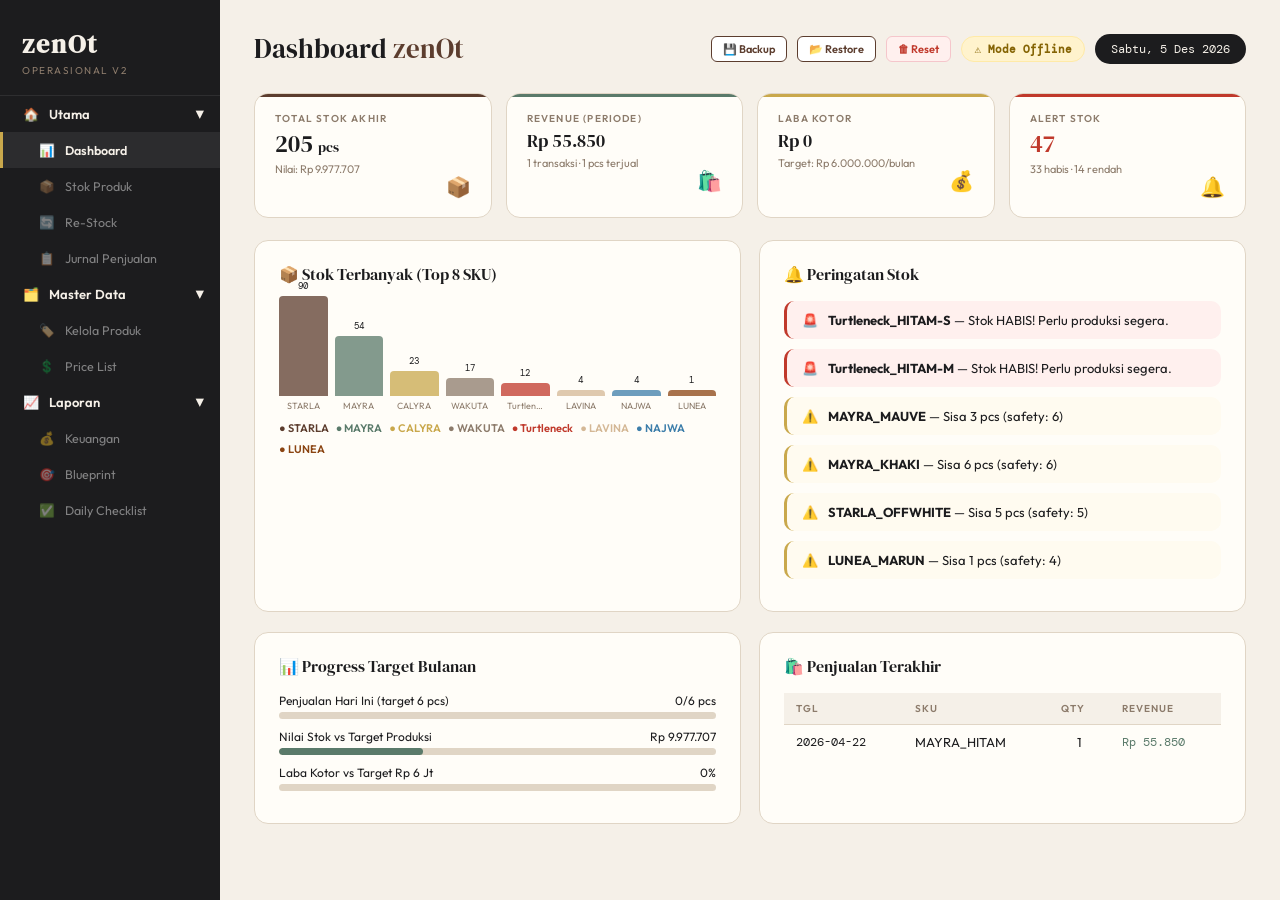
<file: index .html>
<!DOCTYPE html>
<html lang="id">
<head>
<meta charset="UTF-8">
<meta name="viewport" content="width=device-width, initial-scale=1.0">
<title>zenOt — Operasional v2</title>
<link href="https://fonts.googleapis.com/css2?family=DM+Serif+Display&family=DM+Mono:wght@400;500&family=Outfit:wght@300;400;500;600;700&display=swap" rel="stylesheet">
<style>
:root {
  --cream:#F5F0E8; --white:#FDFAF5; --charcoal:#1C1C1E;
  --brown:#5C3D2E; --rust:#C0392B; --sage:#5A7A6A;
  --dusty:#8C7B6B; --gold:#C9A84C; --border:#E0D5C5;
  --card:#FFFDF8; --danger-bg:#FFF0EE; --success-bg:#EFF7F3; --warn-bg:#FFFBF0;
  --blue:#3D7EAA;
}
*{box-sizing:border-box;margin:0;padding:0;}
body{font-family:'Outfit',sans-serif;background:var(--cream);color:var(--charcoal);min-height:100vh;}

/* ═══ SIDEBAR ═══ */
.sidebar{position:fixed;top:0;left:0;width:220px;height:100vh;background:var(--charcoal);display:flex;flex-direction:column;z-index:100;}
.logo{padding:26px 22px 18px;border-bottom:1px solid rgba(255,255,255,.08);}
.logo h1{font-family:'DM Serif Display',serif;font-size:26px;color:var(--cream);letter-spacing:2px;}
.logo p{font-size:10px;color:var(--dusty);text-transform:uppercase;letter-spacing:1.5px;margin-top:2px;}
.nav-sec{padding:16px 0 4px 20px;font-size:9px;text-transform:uppercase;letter-spacing:2px;color:rgba(255,255,255,.22);font-weight:600;}
.nav-item{display:flex;align-items:center;gap:10px;padding:10px 16px 10px 20px;cursor:pointer;color:rgba(255,255,255,.45);font-size:13px;transition:all .2s;border-left:3px solid transparent;}
.nav-item:hover{color:var(--cream);background:rgba(255,255,255,.05);}
.nav-item.active{color:var(--cream);background:rgba(255,255,255,.07);border-left-color:var(--gold);font-weight:600;}

/* ═══ ACCORDION / PARENT MENU ═══ */
.nav-parent{cursor:pointer;display:flex;align-items:center;justify-content:space-between;padding:10px 16px 10px 20px;color:rgba(255,255,255,.55);font-size:13px;font-weight:600;transition:all .2s;user-select:none;border-left:3px solid transparent;}
.nav-parent:hover{color:var(--cream);background:rgba(255,255,255,.04);}
.nav-parent.open{color:var(--cream);}
.nav-parent-label{display:flex;align-items:center;gap:10px;}
.nav-chevron{font-size:10px;transition:transform .25s;opacity:.6;}
.nav-parent.open .nav-chevron{transform:rotate(90deg);opacity:1;}
.nav-children{overflow:hidden;max-height:0;transition:max-height .3s ease;}
.nav-children.open{max-height:300px;}
.nav-children .nav-item{padding-left:36px;font-size:12.5px;}

/* ═══ MAIN ═══ */
.main{margin-left:220px;padding:30px 34px;min-height:100vh;}
.topbar{display:flex;justify-content:space-between;align-items:center;margin-bottom:26px;}
.page-title{font-family:'DM Serif Display',serif;font-size:27px;}
.page-title span{color:var(--brown);}
.date-badge{background:var(--charcoal);color:var(--cream);padding:7px 16px;border-radius:20px;font-size:12px;font-family:'DM Mono',monospace;}

/* ═══ PAGES ═══ */
.page{display:none;}
.page.active{display:block;animation:fadeIn .22s ease;}
@keyframes fadeIn{from{opacity:0;transform:translateY(8px)}to{opacity:1;transform:translateY(0)}}

/* ═══ CARDS ═══ */
.card{background:var(--card);border:1px solid var(--border);border-radius:14px;padding:22px 24px;margin-bottom:20px;}
.card-title{font-family:'DM Serif Display',serif;font-size:16px;margin-bottom:16px;display:flex;align-items:center;gap:8px;}
.grid2{display:grid;grid-template-columns:1fr 1fr;gap:18px;}
.grid4{display:grid;grid-template-columns:repeat(4,1fr);gap:14px;margin-bottom:22px;}

/* ═══ STAT CARDS ═══ */
.stat{background:var(--card);border:1px solid var(--border);border-radius:14px;padding:18px 20px;position:relative;overflow:hidden;}
.stat::before{content:'';position:absolute;top:0;left:0;right:0;height:3px;}
.stat.c1::before{background:var(--brown);}
.stat.c2::before{background:var(--sage);}
.stat.c3::before{background:var(--gold);}
.stat.c4::before{background:var(--rust);}
.stat-label{font-size:10px;text-transform:uppercase;letter-spacing:1.2px;color:var(--dusty);font-weight:600;margin-bottom:6px;}
.stat-val{font-family:'DM Serif Display',serif;font-size:24px;line-height:1.1;}
.stat-sub{font-size:11px;color:var(--dusty);margin-top:5px;}
.stat-ico{float:right;font-size:20px;margin-top:-2px;}

/* ═══ TABLE ═══ */
.tbl-wrap{background:var(--card);border:1px solid var(--border);border-radius:14px;overflow:hidden;margin-bottom:20px;}
table{width:100%;border-collapse:collapse;font-size:13px;}
thead th{background:var(--cream);padding:9px 12px;text-align:left;font-size:10px;text-transform:uppercase;letter-spacing:1px;color:var(--dusty);font-weight:600;border-bottom:1px solid var(--border);white-space:nowrap;}
tbody tr{border-bottom:1px solid var(--border);transition:background .12s;}
tbody tr:last-child{border-bottom:none;}
tbody tr:hover{background:var(--cream);}
td{padding:9px 12px;vertical-align:middle;}

/* ═══ INLINE EDIT ═══ */
.editable{cursor:pointer;border-bottom:1px dashed transparent;transition:border-color .15s;min-width:40px;display:inline-block;}
.editable:hover{border-bottom-color:var(--brown);}
.inline-input{border:1px solid var(--brown);border-radius:5px;padding:3px 7px;font-family:'Outfit',sans-serif;font-size:13px;width:100%;outline:none;background:white;}

/* ═══ BADGES ═══ */
.badge{display:inline-block;padding:3px 9px;border-radius:20px;font-size:11px;font-weight:600;}
.bg{background:#D4EDDA;color:#2D6A4F;}
.br{background:#F8D7DA;color:#721C24;}
.bo{background:#FFF3CD;color:#856404;}
.bb{background:#D1ECF1;color:#0C5460;}
.bd{background:#E9ECEF;color:#495057;}

/* ═══ FORMS ═══ */
.form-row{display:flex;gap:12px;margin-bottom:12px;flex-wrap:wrap;}
.fg{flex:1;min-width:130px;}
label.lbl{display:block;font-size:10px;text-transform:uppercase;letter-spacing:1px;color:var(--dusty);font-weight:600;margin-bottom:5px;}
.inp,.sel{width:100%;padding:9px 12px;border:1px solid var(--border);border-radius:8px;font-family:'Outfit',sans-serif;font-size:13px;background:white;color:var(--charcoal);outline:none;transition:border-color .2s;}
.inp:focus,.sel:focus{border-color:var(--brown);}
.btn{padding:9px 18px;border-radius:8px;border:none;cursor:pointer;font-family:'Outfit',sans-serif;font-size:13px;font-weight:600;transition:all .18s;display:inline-flex;align-items:center;gap:6px;}
.btn-p{background:var(--brown);color:white;}
.btn-p:hover{background:#4a3025;}
.btn-s{background:var(--sage);color:white;}
.btn-s:hover{background:#4a6858;}
.btn-o{background:white;color:var(--brown);border:1px solid var(--brown);}
.btn-o:hover{background:var(--brown);color:white;}
.btn-d{background:var(--danger-bg);color:var(--rust);border:1px solid #f5c6cb;}
.btn-d:hover{background:var(--rust);color:white;}
.btn-sm{padding:5px 11px;font-size:11px;border-radius:6px;}
.btn-full{width:100%;justify-content:center;}

/* ═══ SEARCH + FILTER ═══ */
.search-bar{width:100%;padding:10px 16px;border:1px solid var(--border);border-radius:10px;background:white;font-family:'Outfit',sans-serif;font-size:13px;outline:none;margin-bottom:12px;color:var(--charcoal);}
.search-bar:focus{border-color:var(--brown);}
.ftabs{display:flex;gap:6px;flex-wrap:wrap;margin-bottom:14px;}
.ftab{padding:5px 13px;border-radius:20px;font-size:12px;cursor:pointer;border:1px solid var(--border);background:white;font-weight:500;color:var(--dusty);transition:all .15s;}
.ftab:hover{border-color:var(--brown);color:var(--brown);}
.ftab.active{background:var(--brown);color:white;border-color:var(--brown);}

/* ═══ MODAL ═══ */
.overlay{display:none;position:fixed;inset:0;background:rgba(0,0,0,.45);z-index:200;align-items:center;justify-content:center;}
.overlay.open{display:flex;}
.modal{background:white;border-radius:16px;padding:28px;width:500px;max-width:95vw;max-height:88vh;overflow-y:auto;box-shadow:0 20px 60px rgba(0,0,0,.2);}
.modal-hd{font-family:'DM Serif Display',serif;font-size:20px;margin-bottom:20px;display:flex;justify-content:space-between;align-items:center;}
.modal-close{cursor:pointer;font-size:22px;color:var(--dusty);background:none;border:none;line-height:1;}
.modal-close:hover{color:var(--rust);}

/* ═══ ALERTS ═══ */
.alert{border-radius:10px;padding:11px 15px;margin-bottom:10px;font-size:13px;display:flex;align-items:flex-start;gap:10px;}
.al-d{background:var(--danger-bg);border-left:3px solid var(--rust);}
.al-w{background:var(--warn-bg);border-left:3px solid var(--gold);}
.al-s{background:var(--success-bg);border-left:3px solid var(--sage);}

/* ═══ PROGRESS ═══ */
.prog-wrap{margin-bottom:10px;}
.prog-lbl{display:flex;justify-content:space-between;font-size:12px;margin-bottom:4px;}
.prog-bar{height:7px;background:var(--border);border-radius:4px;overflow:hidden;}
.prog-fill{height:100%;border-radius:4px;transition:width 1s ease;}
.fb{background:var(--brown);} .fs{background:var(--sage);} .fg2{background:var(--gold);} .fr{background:var(--rust);}

/* ═══ MONO ═══ */
.mono{font-family:'DM Mono',monospace;font-size:12px;}

/* ═══ TOAST ═══ */
#toast{position:fixed;bottom:28px;right:28px;background:var(--charcoal);color:var(--cream);padding:12px 20px;border-radius:10px;font-size:13px;transform:translateY(80px);opacity:0;transition:all .3s;z-index:999;max-width:300px;}
#toast.show{transform:translateY(0);opacity:1;}

/* ═══ RESTOCK PILL ═══ */
.restock-chip{display:inline-flex;align-items:center;gap:4px;background:#E8F4FD;color:#1A5276;border:1px solid #AED6F1;border-radius:20px;padding:2px 8px;font-size:11px;font-weight:600;}

/* ═══ NET WORTH BOX ═══ */
.nw-box{background:var(--charcoal);color:var(--cream);border-radius:14px;padding:22px 24px;margin-bottom:20px;}
.nw-lbl{font-size:10px;opacity:.45;text-transform:uppercase;letter-spacing:1.5px;margin-bottom:5px;}
.nw-val{font-family:'DM Serif Display',serif;font-size:28px;color:#ff6b6b;}
.nw-sub{font-size:11px;opacity:.35;margin-top:3px;font-family:'DM Mono',monospace;}

/* ═══ CHECKLIST ═══ */
.chk-item{display:flex;align-items:center;gap:10px;padding:9px 12px;border-radius:8px;cursor:pointer;margin-bottom:5px;border:1px solid var(--border);background:white;font-size:13px;transition:all .15s;}
.chk-item:hover{border-color:var(--brown);}
.chk-item.done{text-decoration:line-through;color:var(--dusty);background:var(--cream);}
.chk-box{width:18px;height:18px;border:2px solid var(--border);border-radius:4px;flex-shrink:0;display:flex;align-items:center;justify-content:center;font-size:11px;transition:all .15s;}
.chk-item.done .chk-box{background:var(--sage);border-color:var(--sage);color:white;}

/* ═══ STRAT CARD ═══ */
.strat{background:white;border:1px solid var(--border);border-radius:12px;padding:15px 17px;margin-bottom:11px;}
.snum{display:inline-flex;align-items:center;justify-content:center;width:22px;height:22px;border-radius:50%;background:var(--charcoal);color:var(--cream);font-size:10px;font-weight:700;margin-right:6px;}
.stit{font-weight:600;font-size:13px;}
.sbody{font-size:12px;color:var(--dusty);margin-top:7px;line-height:1.65;padding-left:28px;}

/* ═══ KEUANGAN ═══ */
.kpi-row{display:flex;gap:10px;margin-bottom:18px;}
.kpi-box{flex:1;background:white;border:1px solid var(--border);border-radius:10px;padding:13px 15px;text-align:center;}
.kpi-lbl{font-size:10px;color:var(--dusty);text-transform:uppercase;letter-spacing:1px;margin-bottom:3px;}
.kpi-val{font-family:'DM Serif Display',serif;font-size:20px;}
.kpi-sub{font-size:10px;color:var(--dusty);}

/* ═══ CHANNEL TAG ═══ */
.chtag{display:inline-block;padding:2px 8px;border-radius:4px;font-size:10px;font-weight:600;letter-spacing:.4px;}
.ch-s{background:#FDEFD1;color:#8B5E00;} .ch-l{background:#D6EAF8;color:#1A5276;} .ch-t{background:#F0D9F7;color:#6C1A8C;} .ch-o{background:#D5F5E3;color:#1E8449;}

/* scrollbar */
::-webkit-scrollbar{width:5px;height:5px;}
::-webkit-scrollbar-track{background:var(--cream);}
::-webkit-scrollbar-thumb{background:var(--border);border-radius:3px;}
</style>
</head>
<body>

<!-- ══════ SIDEBAR ══════ -->
<nav class="sidebar">
  <div class="logo">
    <h1>zenOt</h1>
    <p>Operasional v2</p>
  </div>
  <!-- Parent: Utama -->
  <div class="nav-parent open" onclick="toggleAccordion(this)">
    <div class="nav-parent-label"><span>🏠</span> Utama</div>
    <span class="nav-chevron">▶</span>
  </div>
  <div class="nav-children open">
    <div class="nav-item active" onclick="go('dashboard',this)"><span>📊</span> Dashboard</div>
    <div class="nav-item" onclick="go('stok',this)"><span>📦</span> Stok Produk</div>
    <div class="nav-item" onclick="go('restock',this)"><span>🔄</span> Re-Stock</div>
    <div class="nav-item" onclick="go('jurnal',this)"><span>📋</span> Jurnal Penjualan</div>
  </div>

  <!-- Parent: Master Data -->
  <div class="nav-parent open" onclick="toggleAccordion(this)">
    <div class="nav-parent-label"><span>🗂️</span> Master Data</div>
    <span class="nav-chevron">▶</span>
  </div>
  <div class="nav-children open">
    <div class="nav-item" onclick="go('produk',this)"><span>🏷️</span> Kelola Produk</div>
    <div class="nav-item" onclick="go('harga',this)"><span>💲</span> Price List</div>
  </div>

  <!-- Parent: Laporan -->
  <div class="nav-parent open" onclick="toggleAccordion(this)">
    <div class="nav-parent-label"><span>📈</span> Laporan</div>
    <span class="nav-chevron">▶</span>
  </div>
  <div class="nav-children open">
    <div class="nav-item" onclick="go('keuangan',this)"><span>💰</span> Keuangan</div>
    <div class="nav-item" onclick="go('blueprint',this)"><span>🎯</span> Blueprint</div>
    <div class="nav-item" onclick="go('daily',this)"><span>✅</span> Daily Checklist</div>
  </div>
</nav>

<!-- ══════ MAIN ══════ -->
<div class="main">
  <div class="topbar">
    <div class="page-title" id="ph">Dashboard <span>zenOt</span></div>
    <div style="display:flex;gap:10px;align-items:center;">
      <button class="btn btn-o btn-sm" onclick="exportDB()" title="Backup data ke file JSON">💾 Backup</button>
      <button class="btn btn-o btn-sm" onclick="openModal('modal-restore')" title="Restore dari file backup">📂 Restore</button>
      <button class="btn btn-d btn-sm" onclick="resetDB()" title="Reset semua data ke default">🗑 Reset</button>
      <div id="backup-badge" style="display:none;align-items:center;gap:5px;background:#EFF7F3;border:1px solid #A8D5BE;border-radius:20px;padding:5px 12px;font-size:11px;font-weight:600;color:#2D6A4F;font-family:'DM Mono',monospace;">🟢 Backup Aktif</div>
      <div class="date-badge" id="topbar-date"></div>
      <div id="save-indicator" style="font-size:11px;color:var(--sage);font-family:'DM Mono',monospace;display:none">✅ Tersimpan</div>
    </div>
  </div>

  <!-- ══ DASHBOARD ══ -->
  <div class="page active" id="page-dashboard">
    <div class="grid4" id="stat-cards"></div>
    <div class="grid2">
      <div class="card">
        <div class="card-title">📦 Stok Terbanyak (Top 8 SKU)</div>
        <div id="chart-bars" style="display:flex;align-items:flex-end;gap:7px;height:110px;"></div>
        <div id="chart-leg" style="display:flex;gap:7px;flex-wrap:wrap;margin-top:10px;"></div>
      </div>
      <div class="card">
        <div class="card-title">🔔 Peringatan Stok</div>
        <div id="notif-area"></div>
      </div>
    </div>
    <div class="grid2">
      <div class="card">
        <div class="card-title">📊 Progress Target Bulanan</div>
        <div id="progress-area"></div>
      </div>
      <div class="card">
        <div class="card-title">🛍️ Penjualan Terakhir</div>
        <div id="last-sales"></div>
      </div>
    </div>
  </div>

  <!-- ══ STOK ══ -->
  <div class="page" id="page-stok">
    <div style="display:flex;gap:10px;margin-bottom:14px;align-items:center;">
      <input class="search-bar" style="margin:0;flex:1" type="text" placeholder="🔍  Cari variasi, SKU induk..." oninput="filterStok(this.value)" id="stok-search">
      <button class="btn btn-s" onclick="syncStokDanRender()" title="Sinkronisasi stok dari daftar produk">🔄 Sync Stok</button>
      <button class="btn btn-p" onclick="openModal('modal-restock-quick')">➕ Input Stok Masuk</button>
    </div>
    <div class="ftabs" id="stok-ftabs"></div>
    <div class="tbl-wrap">
      <table>
        <thead><tr>
          <th>#</th><th>SKU Induk</th><th>SKU Variasi</th>
          <th style="text-align:center">Stok Awal</th>
          <th style="text-align:center">Masuk</th>
          <th style="text-align:center">Keluar</th>
          <th style="text-align:center">Stok Akhir</th>
          <th>HPP</th><th>Nilai Stok</th><th>Status</th><th>Aksi</th>
        </tr></thead>
        <tbody id="stok-body"></tbody>
      </table>
    </div>
  </div>

  <!-- ══ RESTOCK ══ -->
  <div class="page" id="page-restock">
    <div class="grid2">
      <div class="card">
        <div class="card-title">🔄 Input Stok Masuk</div>
        <div class="form-row">
          <div class="fg">
            <label class="lbl">SKU Induk</label>
            <select class="sel" id="rs-sku-induk" onchange="populateRsVariasi()"></select>
          </div>
          <div class="fg">
            <label class="lbl">SKU Variasi</label>
            <select class="sel" id="rs-sku-variasi"></select>
          </div>
        </div>
        <div class="form-row">
          <div class="fg">
            <label class="lbl">Jumlah Masuk (pcs)</label>
            <input class="inp" type="number" id="rs-qty" placeholder="0" min="1">
          </div>
          <div class="fg">
            <label class="lbl">Sumber / Catatan</label>
            <input class="inp" type="text" id="rs-catatan" placeholder="cth: Produksi minggu ini">
          </div>
        </div>
        <div class="form-row">
          <div class="fg">
            <label class="lbl">Tanggal</label>
            <input class="inp" type="date" id="rs-tgl">
          </div>
          <div class="fg">
            <label class="lbl">Supplier / Boss</label>
            <select class="sel" id="rs-supplier">
              <option>ALAN</option><option>H SOLAH</option><option>G. CS</option>
              <option>PRODUKSI SENDIRI</option><option>LAINNYA</option>
            </select>
          </div>
        </div>
        <button class="btn btn-p btn-full" onclick="inputRestock()">✅ Simpan Stok Masuk</button>
      </div>
      <div class="card">
        <div class="card-title">⚠️ Perlu Re-Stock Segera</div>
        <div id="low-stock-list"></div>
      </div>
    </div>
    <div class="tbl-wrap">
      <div style="padding:16px 20px 0;font-family:'DM Serif Display',serif;font-size:16px;">📋 Riwayat Re-Stock</div>
      <table style="margin-top:10px;">
        <thead><tr>
          <th>Tgl</th><th>SKU Variasi</th><th>Supplier</th>
          <th style="text-align:center">Qty Masuk</th><th>Catatan</th><th>Aksi</th>
        </tr></thead>
        <tbody id="restock-body"></tbody>
      </table>
    </div>
  </div>

  <!-- ══ JURNAL ══ -->
  <div class="page" id="page-jurnal">
    <div class="grid2" style="margin-bottom:18px;">
      <div class="card" style="margin:0">
        <div class="card-title">➕ Tambah Transaksi Penjualan</div>
        <div class="form-row">
          <div class="fg">
            <label class="lbl">Tanggal</label>
            <input class="inp" type="date" id="j-tgl">
          </div>
          <div class="fg">
            <label class="lbl">Channel</label>
            <select class="sel" id="j-ch">
              <option>SHP.ZENOOT</option><option>SHP. ALLEY</option><option>SHP.ELENZ</option>
              <option>LAZ.ZENOOT</option><option>TT.ALLEY</option><option>OFFLEN</option>
            </select>
          </div>
        </div>
        <div class="form-row">
          <div class="fg">
            <label class="lbl">SKU Induk</label>
            <select class="sel" id="j-sku-induk" onchange="populateJVariasi()"></select>
          </div>
          <div class="fg">
            <label class="lbl">SKU Variasi</label>
            <select class="sel" id="j-sku-variasi"></select>
          </div>
        </div>
        <div class="form-row">
          <div class="fg">
            <label class="lbl">Qty Terjual</label>
            <input class="inp" type="number" id="j-qty" placeholder="0" min="1">
          </div>
          <div class="fg">
            <label class="lbl">Harga Jual / pc (IDR)</label>
            <input class="inp" type="number" id="j-harga" placeholder="0">
          </div>
        </div>
        <button class="btn btn-p btn-full" onclick="addJurnal()">📝 Simpan Transaksi</button>
      </div>
      <div class="card" style="margin:0">
        <div class="card-title">📊 Ringkasan</div>
        <div class="kpi-row">
          <div class="kpi-box"><div class="kpi-lbl">Total Revenue</div><div class="kpi-val" id="j-rev">—</div></div>
          <div class="kpi-box"><div class="kpi-lbl">Total Qty</div><div class="kpi-val" id="j-tot-qty">—</div></div>
          <div class="kpi-box"><div class="kpi-lbl">Transaksi</div><div class="kpi-val" id="j-trx">—</div></div>
        </div>
        <div class="kpi-row">
          <div class="kpi-box"><div class="kpi-lbl">Total Laba Kotor</div><div class="kpi-val" id="j-laba">—</div></div>
          <div class="kpi-box"><div class="kpi-lbl">Avg / Trx</div><div class="kpi-val" id="j-avg">—</div></div>
        </div>
        <div style="margin-top:8px;">
          <div class="prog-wrap">
            <div class="prog-lbl"><span>Target 6 pcs/hari</span><span id="j-prog-lbl">0%</span></div>
            <div class="prog-bar"><div class="prog-fill fb" id="j-prog-bar" style="width:0%"></div></div>
          </div>
        </div>
      </div>
    </div>
    <div style="display:flex;gap:10px;align-items:center;margin-bottom:10px;">
      <input class="search-bar" style="margin:0;flex:1" type="text" placeholder="🔍  Cari transaksi..." oninput="filterJurnal(this.value)">
    </div>
    <div class="tbl-wrap">
      <table>
        <thead><tr>
          <th>#</th><th>Tanggal</th><th>Channel</th><th>SKU Variasi</th>
          <th style="text-align:center">Qty</th><th>HPP/pc</th>
          <th>Harga Jual</th><th>Revenue</th><th>Laba</th><th>Aksi</th>
        </tr></thead>
        <tbody id="jurnal-body"></tbody>
      </table>
    </div>
  </div>

  <!-- ══ KELOLA PRODUK ══ -->
  <div class="page" id="page-produk">
    <div style="display:flex;gap:10px;margin-bottom:16px;flex-wrap:wrap;">
      <input class="search-bar" style="margin:0;flex:1;min-width:180px" type="text" placeholder="🔍  Cari produk..." oninput="filterProduk(this.value)">
      <button class="btn btn-o" onclick="openModal('modal-import-sheets')" style="white-space:nowrap">📋 Import dari Sheets</button>
      <button class="btn btn-p" onclick="openModal('modal-tambah-produk')" style="white-space:nowrap">➕ Tambah Produk Baru</button>
      <button class="btn btn-d btn-sm" onclick="openModal('modal-reset-produk')" title="Reset daftar produk ke data awal" style="white-space:nowrap">🗑 Reset Produk</button>
    </div>
    <div class="tbl-wrap">
      <table>
        <thead><tr>
          <th>#</th><th>SKU Induk</th><th>SKU Variasi</th>
          <th>HPP</th><th>Suplaier</th><th>Aksi</th>
        </tr></thead>
        <tbody id="produk-body"></tbody>
      </table>
    </div>
  </div>

  <!-- ══ PRICE LIST ══ -->
  <div class="page" id="page-harga">
    <input class="search-bar" type="text" placeholder="🔍  Cari produk..." oninput="filterHarga(this.value)">
    <div class="ftabs" id="harga-ftabs"></div>
    <div class="tbl-wrap">
      <table>
        <thead><tr>
          <th>#</th><th>SKU Induk</th><th>SKU Variasi</th>
          <th>HPP</th><th>NPM</th><th>Harga Jual</th><th>Reseller</th><th>Gross Margin</th>
        </tr></thead>
        <tbody id="harga-body"></tbody>
      </table>
    </div>
  </div>

  <!-- ══ KEUANGAN ══ -->
  <div class="page" id="page-keuangan">
    <div class="nw-box">
      <div class="nw-lbl">Net Worth Bisnis</div>
      <div class="nw-val">- Rp 36.185.094</div>
      <div class="nw-sub">Data terakhir: Maret 2026 · Tren: Negatif 42,9% QoQ</div>
    </div>
    <div class="grid2">
      <div class="card">
        <div class="card-title">🏦 Sumber Modal</div>
        <div class="prog-wrap"><div class="prog-lbl"><span>Modal ADI</span><span>Rp 47.825.265</span></div><div class="prog-bar"><div class="prog-fill fb" style="width:76%"></div></div></div>
        <div class="prog-wrap"><div class="prog-lbl"><span>BRI KUR</span><span>Rp 12.480.400</span></div><div class="prog-bar"><div class="prog-fill" style="width:20%;background:var(--dusty)"></div></div></div>
        <div class="prog-wrap"><div class="prog-lbl"><span>CC Tokped</span><span>Rp 2.219.200</span></div><div class="prog-bar"><div class="prog-fill fr" style="width:4%"></div></div></div>
        <div style="margin-top:12px;padding-top:12px;border-top:1px solid var(--border);display:flex;justify-content:space-between;font-size:13px;font-weight:600;">
          <span>Total Modal</span><span class="mono">Rp 62.524.865</span>
        </div>
      </div>
      <div class="card">
        <div class="card-title">💵 Cash Bulanan</div>
        <table><thead><tr><th>Bulan</th><th>Cash</th><th>Produk</th></tr></thead>
        <tbody>
          <tr><td>Jan 2026</td><td class="mono">Rp 1.486.000</td><td class="mono">Rp 29.677.758</td></tr>
          <tr><td>Feb 2026</td><td class="mono">Rp 2.220.000</td><td class="mono">Rp 30.631.433</td></tr>
          <tr><td>Mar 2026</td><td class="mono">Rp 5.122.514</td><td class="mono">Rp 25.462.454</td></tr>
          <tr style="background:var(--warn-bg)"><td><strong>Apr 2026</strong></td><td class="mono"><strong>Rp 4.015.000</strong></td><td class="mono"><strong>Rp 18.518.729</strong></td></tr>
        </tbody></table>
      </div>
    </div>
    <div class="grid2">
      <div class="card">
        <div class="card-title">⚙️ Biaya Operasional / Bulan</div>
        <table><thead><tr><th>Item</th><th>Nominal</th></tr></thead><tbody>
          <tr><td>Ngalingking</td><td class="mono">Rp 2.000.000</td></tr>
          <tr><td>EUMA</td><td class="mono">Rp 1.500.000</td></tr>
          <tr><td>ADI</td><td class="mono">Rp 854.200</td></tr>
          <tr><td>KUR BRI</td><td class="mono">Rp 665.000</td></tr>
          <tr><td>Kontrakan</td><td class="mono">Rp 550.000</td></tr>
          <tr><td>WiFi + Listrik</td><td class="mono">Rp 250.000</td></tr>
          <tr><td>Bensin + Packing</td><td class="mono">Rp 400.000</td></tr>
          <tr style="font-weight:700"><td>Total</td><td class="mono">Rp 4.219.200</td></tr>
        </tbody></table>
      </div>
      <div class="card">
        <div class="card-title">📤 Distribusi Laba</div>
        <div class="alert al-w" style="margin-bottom:14px"><span>📢</span><div>Target laba bersih Rp 2.000.000/bulan sebelum distribusi.</div></div>
        <table><thead><tr><th>Pos</th><th>Jumlah</th></tr></thead><tbody>
          <tr><td>Total Laba Bersih</td><td class="mono">Rp 2.000.000</td></tr>
          <tr><td>Gaji Pengelola</td><td class="mono">Rp 400.000</td></tr>
          <tr><td>Cadangan Darurat 10%</td><td class="mono">Rp 160.000</td></tr>
          <tr><td>Laba Siap Distribusi</td><td class="mono">Rp 1.440.000</td></tr>
          <tr style="font-weight:700"><td>Laba Ditahan 20%</td><td class="mono">Rp 288.000</td></tr>
        </tbody></table>
      </div>
    </div>
  </div>

  <!-- ══ BLUEPRINT ══ -->
  <div class="page" id="page-blueprint">
    <div class="card">
      <div class="card-title">🎯 KPI Target Bulanan</div>
      <div class="kpi-row">
        <div class="kpi-box"><div class="kpi-lbl">Volume/hari</div><div class="kpi-val">6–10</div><div class="kpi-sub">pcs</div></div>
        <div class="kpi-box"><div class="kpi-lbl">Harga Net</div><div class="kpi-val">Rp 122k</div><div class="kpi-sub">setelah diskon</div></div>
        <div class="kpi-box"><div class="kpi-lbl">ROAS Target</div><div class="kpi-val">6.5×</div><div class="kpi-sub">optimis 8×</div></div>
        <div class="kpi-box"><div class="kpi-lbl">Profit/Bulan</div><div class="kpi-val">Rp 6 Jt</div><div class="kpi-sub">incl. gaji owner</div></div>
        <div class="kpi-box"><div class="kpi-lbl">Produksi/Bln</div><div class="kpi-val">264</div><div class="kpi-sub">pcs (66/minggu)</div></div>
      </div>
    </div>
    <div class="grid2">
      <div>
        <div class="strat"><span class="snum">1</span><span class="stit">Harga & Produk</span><div class="sbody">Harga utama <strong>Rp 135.000</strong>. Promo toko tampil <strong>Rp 125.000</strong>. Update judul: kata kunci <em>5-Ply, Premium Knit</em>.</div></div>
        <div class="strat"><span class="snum">2</span><span class="stit">Strategi Voucher</span><div class="sbody">① Ikuti Toko: Rp 2.000 (min 125rb) ② Harian: Rp 1.100 unik ③ Grosir: 2% (min 250rb/2pcs)</div></div>
        <div class="strat"><span class="snum">3</span><span class="stit">Flash Sale Toko</span><div class="sbody">Harga <strong>Rp 122.999</strong>. Slot: Sen&Jum 12–15 WIB · Rab&Min 20–00 WIB. Stok 10–20 pcs/sesi.</div></div>
      </div>
      <div>
        <div class="strat"><span class="snum">4</span><span class="stit">Iklan GMV Max</span><div class="sbody">ROAS target <strong>6.5×–7.0×</strong>. Jika ROAS >7× jangan turunkan budget — biarkan AI Shopee bekerja.</div></div>
        <div class="strat"><span class="snum">5</span><span class="stit">Produksi & Stok</span><div class="sbody"><strong>66 pcs/minggu</strong>. 6 pcs/hari sudah nutup ops+gaji. Sisa 264 pcs = +Rp 3 juta profit.</div></div>
        <div class="strat"><span class="snum">6</span><span class="stit">Timeline Mingguan</span><div class="sbody"><strong>Minggu 1:</strong> Setup voucher & harga baru. <strong>Minggu 2:</strong> Kencangkan flash sale, analisa jam peak order.</div></div>
      </div>
    </div>
  </div>

  <!-- ══ DAILY CHECKLIST ══ -->
  <div class="page" id="page-daily">
    <div class="grid2">
      <div>
        <div class="card"><div class="card-title">🌅 Pagi</div><div id="chk-pagi"></div></div>
        <div class="card"><div class="card-title">☀️ Siang / Malam</div><div id="chk-malam"></div></div>
      </div>
      <div>
        <div class="card"><div class="card-title">💬 Chat & Customer</div><div id="chk-chat"></div></div>
        <div class="card"><div class="card-title">📊 Evaluasi</div><div id="chk-eval"></div></div>
        <div class="card" style="background:var(--charcoal);border:none;">
          <div style="color:var(--cream);font-size:13px;line-height:1.8;">
            <div style="font-family:'DM Serif Display',serif;font-size:16px;margin-bottom:8px;color:var(--gold);">🚀 Aksi Pertama Sekarang</div>
            Masuk ke <strong>Seller Centre</strong> → buat promo toko <strong>Rp 125.000</strong> → aktifkan <strong>Voucher Ikuti Toko</strong>.
          </div>
        </div>
      </div>
    </div>
  </div>

</div><!-- /main -->

<!-- ══════ MODALS ══════ -->

<!-- Modal Edit Stok -->
<div class="overlay" id="modal-edit-stok">
  <div class="modal">
    <div class="modal-hd">Edit Stok <button class="modal-close" onclick="closeModal('modal-edit-stok')">×</button></div>
    <input type="hidden" id="es-idx">
    <div class="form-row">
      <div class="fg"><label class="lbl">SKU Induk</label><input class="inp" id="es-sku" readonly></div>
      <div class="fg"><label class="lbl">SKU Variasi</label><input class="inp" id="es-var" readonly></div>
    </div>
    <div class="form-row">
      <div class="fg"><label class="lbl">Stok Awal</label><input class="inp" type="number" id="es-awal" min="0"></div>
      <div class="fg"><label class="lbl">Stok Masuk</label><input class="inp" type="number" id="es-masuk" min="0"></div>
      <div class="fg"><label class="lbl">Stok Keluar</label><input class="inp" type="number" id="es-keluar" min="0"></div>
    </div>
    <div class="form-row">
      <div class="fg"><label class="lbl">HPP / pc</label><input class="inp" type="number" id="es-hpp" min="0"></div>
      <div class="fg"><label class="lbl">Safety Stock</label><input class="inp" type="number" id="es-safety" min="0"></div>
    </div>
    <div style="display:flex;gap:10px;margin-top:6px;">
      <button class="btn btn-p btn-full" onclick="saveEditStok()">💾 Simpan Perubahan</button>
      <button class="btn btn-d" onclick="closeModal('modal-edit-stok')" style="white-space:nowrap">Batal</button>
    </div>
  </div>
</div>

<!-- Modal Tambah Produk -->
<div class="overlay" id="modal-tambah-produk">
  <div class="modal">
    <div class="modal-hd">Tambah Produk Baru <button class="modal-close" onclick="closeModal('modal-tambah-produk')">×</button></div>
    <div class="form-row">
      <div class="fg"><label class="lbl">SKU Induk (Nama Produk)</label><input class="inp" id="np-induk" placeholder="cth: MAYRA"></div>
      <div class="fg"><label class="lbl">SKU Variasi</label><input class="inp" id="np-variasi" placeholder="cth: MAYRA_HITAM"></div>
    </div>
    <div class="form-row">
      <div class="fg"><label class="lbl">HPP / pc</label><input class="inp" type="number" id="np-hpp" placeholder="0"></div>
      <div class="fg"><label class="lbl">Suplaier</label><input class="inp" id="np-suplaier" placeholder="cth: ALAN"></div>
    </div>
    <p style="font-size:12px;color:var(--dusty);margin:4px 0 12px">NPM & Harga diatur di halaman Price List setelah produk ditambahkan.</p>
    <button class="btn btn-p btn-full" onclick="tambahProduk()">✅ Tambah Produk</button>
  </div>
</div>

<!-- Modal Reset Produk -->
<div class="overlay" id="modal-reset-produk">
  <div class="modal" style="max-width:420px">
    <div class="modal-hd">🗑 Reset Kelola Produk <button class="modal-close" onclick="closeModal('modal-reset-produk')">×</button></div>
    <div style="background:rgba(226,75,74,0.08);border:1px solid rgba(226,75,74,0.25);border-radius:10px;padding:14px;margin-bottom:16px">
      <p style="font-size:13px;margin:0 0 8px;font-weight:600;color:#A32D2D">⚠️ Perhatian!</p>
      <p style="font-size:13px;margin:0;color:var(--dusty);line-height:1.6">
        Aksi ini akan <strong>menghapus SEMUA produk</strong> hingga list menjadi <strong>kosong total (0 item)</strong>.<br><br>
        <strong>Yang TIDAK ikut direset:</strong> Stok, Jurnal Penjualan, dan semua data lainnya tetap aman.
      </p>
    </div>
    <div style="display:flex;gap:10px">
      <button class="btn btn-d btn-full" onclick="resetProdukSaja()">🗑 Ya, Reset Produk Saja</button>
      <button class="btn btn-o" onclick="closeModal('modal-reset-produk')">Batal</button>
    </div>
  </div>
</div>

<!-- Modal Import dari Sheets -->
<div class="overlay" id="modal-import-sheets">
  <div class="modal" style="max-width:680px;width:95vw">
    <div class="modal-hd">📋 Import Produk dari Google Sheets <button class="modal-close" onclick="closeImportSheets()">×</button></div>

    <div id="import-step-1">
      <p style="font-size:13px;color:var(--dusty);margin:0 0 10px">
        <strong>Cara pakai:</strong> Di Google Sheets, pilih semua data (termasuk header) → Ctrl+C → Paste di bawah ini.
      </p>
      <div style="background:var(--card);border:1px dashed var(--border);border-radius:10px;padding:10px;margin-bottom:12px;font-size:12px;color:var(--dusty)">
        Kolom yang dikenali: <strong>SKU</strong> (→ induk), <strong>VARIANT</strong> (→ variasi), <strong>HPP</strong> (→ hpp), <strong>SUPLAIER</strong> (→ suplaier)
      </div>
      <textarea id="import-paste-area" class="inp" rows="8" style="width:100%;font-family:monospace;font-size:12px;resize:vertical" placeholder="Paste data dari Google Sheets di sini..."></textarea>
      <div style="display:flex;gap:10px;margin-top:12px">
        <button class="btn btn-p btn-full" onclick="parseImportSheets()">🔍 Preview Data</button>
        <button class="btn btn-o" onclick="closeImportSheets()">Batal</button>
      </div>
    </div>

    <div id="import-step-2" style="display:none">
      <div id="import-mapping-area" style="margin-bottom:14px"></div>
      <div id="import-preview-wrap" style="max-height:260px;overflow-y:auto;margin-bottom:14px">
        <table style="width:100%;font-size:12px">
          <thead><tr id="import-preview-head" style="background:var(--card)"></tr></thead>
          <tbody id="import-preview-body"></tbody>
        </table>
      </div>
      <div id="import-summary" style="font-size:13px;color:var(--dusty);margin-bottom:12px"></div>
      <div style="display:flex;gap:10px">
        <button class="btn btn-p btn-full" onclick="doImportSheets()">✅ Import Sekarang</button>
        <button class="btn btn-o" onclick="backImportStep1()">← Ulangi</button>
      </div>
    </div>
  </div>
</div>

<!-- Modal Edit Jurnal -->
<div class="overlay" id="modal-edit-jurnal">
  <div class="modal">
    <div class="modal-hd">Edit Transaksi <button class="modal-close" onclick="closeModal('modal-edit-jurnal')">×</button></div>
    <input type="hidden" id="ej-idx">
    <div class="form-row">
      <div class="fg"><label class="lbl">Tanggal</label><input class="inp" type="date" id="ej-tgl"></div>
      <div class="fg"><label class="lbl">Channel</label>
        <select class="sel" id="ej-ch">
          <option>SHP.ZENOOT</option><option>SHP. ALLEY</option><option>SHP.ELENZ</option>
          <option>LAZ.ZENOOT</option><option>TT.ALLEY</option><option>OFFLEN</option>
        </select>
      </div>
    </div>
    <div class="form-row">
      <div class="fg"><label class="lbl">SKU Variasi</label><input class="inp" id="ej-sku"></div>
      <div class="fg"><label class="lbl">Qty</label><input class="inp" type="number" id="ej-qty" min="1"></div>
    </div>
    <div class="form-row">
      <div class="fg"><label class="lbl">Harga Jual/pc</label><input class="inp" type="number" id="ej-harga"></div>
      <div class="fg"><label class="lbl">HPP/pc</label><input class="inp" type="number" id="ej-hpp"></div>
    </div>
    <div style="display:flex;gap:10px;">
      <button class="btn btn-p btn-full" onclick="saveEditJurnal()">💾 Simpan</button>
      <button class="btn btn-d" onclick="closeModal('modal-edit-jurnal')">Batal</button>
    </div>
  </div>
</div>

<!-- Modal Restock Quick (dari halaman stok) -->
<div class="overlay" id="modal-restock-quick">
  <div class="modal">
    <div class="modal-hd">Input Stok Masuk <button class="modal-close" onclick="closeModal('modal-restock-quick')">×</button></div>
    <div class="form-row">
      <div class="fg"><label class="lbl">SKU Induk</label><select class="sel" id="rq-induk" onchange="populateRqVariasi()"></select></div>
      <div class="fg"><label class="lbl">SKU Variasi</label><select class="sel" id="rq-variasi"></select></div>
    </div>
    <div class="form-row">
      <div class="fg"><label class="lbl">Jumlah Masuk</label><input class="inp" type="number" id="rq-qty" placeholder="0" min="1"></div>
      <div class="fg"><label class="lbl">Supplier</label>
        <select class="sel" id="rq-supplier">
          <option>ALAN</option><option>H SOLAH</option><option>G. CS</option>
          <option>PRODUKSI SENDIRI</option><option>LAINNYA</option>
        </select>
      </div>
    </div>
    <button class="btn btn-p btn-full" onclick="inputRestockQuick()">✅ Simpan</button>
  </div>
</div>

<!-- Modal Edit Produk -->
<div class="overlay" id="modal-edit-produk">
  <div class="modal">
    <div class="modal-hd">Edit Produk <button class="modal-close" onclick="closeModal('modal-edit-produk')">×</button></div>
    <input type="hidden" id="ep-idx">
    <div class="form-row">
      <div class="fg"><label class="lbl">SKU Induk</label><input class="inp" id="ep-induk"></div>
      <div class="fg"><label class="lbl">SKU Variasi</label><input class="inp" id="ep-variasi"></div>
    </div>
    <div class="form-row">
      <div class="fg"><label class="lbl">HPP / pc</label><input class="inp" type="number" id="ep-hpp"></div>
      <div class="fg"><label class="lbl">Suplaier</label><input class="inp" id="ep-suplaier"></div>
    </div>
    <p style="font-size:12px;color:var(--dusty);margin:4px 0 12px">NPM & Harga diatur di halaman Price List.</p>
    <div style="display:flex;gap:10px;">
      <button class="btn btn-p btn-full" onclick="saveEditProduk()">💾 Simpan</button>
      <button class="btn btn-d" onclick="closeModal('modal-edit-produk')">Batal</button>
    </div>
  </div>
</div>

<!-- Modal Restore / Import -->
<div class="overlay" id="modal-restore">
  <div class="modal" style="width:560px">
    <div class="modal-hd">📂 Restore Data Backup <button class="modal-close" onclick="closeModal('modal-restore')">×</button></div>

    <!-- Step 1: Pilih file -->
    <div id="restore-step1">
      <div class="alert al-w" style="margin-bottom:16px">
        <span>⚠️</span>
        <div>Restore akan <strong>mengganti seluruh data saat ini</strong> dengan data dari file backup. Pastikan file backup benar sebelum melanjutkan.</div>
      </div>

      <div style="border:2px dashed var(--border);border-radius:12px;padding:30px;text-align:center;cursor:pointer;transition:all .2s;background:var(--cream)" 
           id="restore-dropzone"
           onclick="document.getElementById('restore-file-input').click()"
           ondragover="event.preventDefault();this.style.borderColor='var(--brown)'"
           ondragleave="this.style.borderColor='var(--border)'"
           ondrop="handleRestoreDrop(event)">
        <div style="font-size:36px;margin-bottom:8px">📁</div>
        <div style="font-weight:600;font-size:14px;margin-bottom:4px">Klik untuk pilih file backup</div>
        <div style="font-size:12px;color:var(--dusty)">atau drag & drop file .json ke sini</div>
        <input type="file" id="restore-file-input" accept=".json" style="display:none" onchange="previewRestore(this)">
      </div>

      <div style="margin-top:14px;text-align:center;font-size:12px;color:var(--dusty)">
        Format: file <code>zenot_backup_YYYY-MM-DD.json</code> yang diunduh dari tombol 💾 Backup
      </div>
    </div>

    <!-- Step 2: Preview sebelum konfirmasi -->
    <div id="restore-step2" style="display:none">
      <div class="alert al-s" style="margin-bottom:14px">
        <span>✅</span><div id="restore-file-nama">File valid — siap direstore</div>
      </div>

      <div style="background:var(--cream);border-radius:10px;padding:14px 16px;margin-bottom:14px">
        <div style="font-size:11px;text-transform:uppercase;letter-spacing:1px;color:var(--dusty);font-weight:600;margin-bottom:10px">📋 Ringkasan isi backup</div>
        <div style="display:grid;grid-template-columns:1fr 1fr;gap:8px" id="restore-preview"></div>
      </div>

      <div class="alert al-d" style="margin-bottom:16px">
        <span>🚨</span><div>Data saat ini akan <strong>DITIMPA</strong>. Proses ini tidak bisa dibatalkan. Disarankan <strong>Backup dulu</strong> sebelum restore.</div>
      </div>

      <div style="display:flex;gap:10px">
        <button class="btn btn-d" onclick="resetRestoreModal()" style="white-space:nowrap">← Pilih File Lain</button>
        <button class="btn btn-p btn-full" onclick="confirmRestore()">✅ Ya, Restore Sekarang</button>
      </div>
    </div>
  </div>
</div>

<!-- Toast -->
<div id="toast"></div>

<!-- ══════ SCRIPT ══════ -->
<script>
// ================================================================
// CLOUD STORAGE — Google Apps Script
// ================================================================
const GAS_URL = 'https://script.google.com/macros/s/AKfycbxeSFiZ8FTBxFn2qibfWjBiNley0jVEJthvdSGQ_mPCmvTZBJcZy1iQ7VjdrAsb9d-T/exec';
const DB_KEY  = 'zenot_v5_cache'; // localStorage sebagai cache offline

// ── Status cloud ─────────────────────────────────────────────────
let _cloudConnected = false;
let _saveQueue = null;   // debounce timer
let _backupModeActive = false;

function setCloudStatus(ok) {
  _cloudConnected = ok;
  const badge = document.getElementById('backup-badge');
  if (!badge) return;
  if (ok) {
    badge.style.display = 'flex';
    badge.style.background = '#EFF7F3';
    badge.style.borderColor = '#A8D5BE';
    badge.style.color = '#2D6A4F';
    badge.innerHTML = '☁️ Cloud Aktif';
  } else {
    badge.style.display = 'flex';
    badge.style.background = '#FFF3CD';
    badge.style.borderColor = '#FFEAA7';
    badge.style.color = '#856404';
    badge.innerHTML = '⚠️ Mode Offline';
  }
}

function setBackupMode(on) {
  _backupModeActive = on;
}

// ── SAVE — kirim ke cloud, fallback ke localStorage ──────────────
function saveDB() {
  // Selalu simpan ke localStorage sebagai cache offline
  try {
    localStorage.setItem(DB_KEY, JSON.stringify(DB));
  } catch(e) {}

  // Tampilkan indikator tersimpan
  const ind = document.getElementById('save-indicator');
  if (ind) {
    ind.textContent = _cloudConnected ? '☁️ Menyimpan...' : '💾 Cache lokal';
    ind.style.display = 'block';
    clearTimeout(window._saveTimer);
    window._saveTimer = setTimeout(() => { ind.style.display = 'none'; }, 2500);
  }

  // Debounce: tunggu 800ms setelah aksi terakhir baru kirim ke cloud
  // (hindari spam request kalau user edit cepat)
  clearTimeout(_saveQueue);
  _saveQueue = setTimeout(() => { pushToCloud(); }, 800);
}

async function pushToCloud() {
  if (!GAS_URL) return;
  try {
    // Kirim via no-cors — tidak bisa baca response tapi data tersimpan di Sheets
    await fetch(GAS_URL, {
      method: 'POST',
      mode: 'no-cors',
      headers: { 'Content-Type': 'text/plain' },
      body: JSON.stringify(DB),
    });
    setCloudStatus(true);
    const ind = document.getElementById('save-indicator');
    if (ind) {
      ind.textContent = '☁️ Tersimpan di Cloud';
      ind.style.color = 'var(--sage)';
      ind.style.display = 'block';
      clearTimeout(window._saveTimer);
      window._saveTimer = setTimeout(() => { ind.style.display = 'none'; }, 2000);
    }
  } catch(e) {
    setCloudStatus(false);
    console.warn('Cloud save gagal:', e);
  }
}

// ── LOAD via JSONP — satu-satunya cara bypass CORS dari file:// ──
function loadFromCloud() {
  return new Promise((resolve) => {
    const callbackName = 'zenot_cb_' + Date.now();
    const timeout = setTimeout(() => {
      // Timeout 8 detik — fallback ke cache
      delete window[callbackName];
      if (script.parentNode) script.parentNode.removeChild(script);
      console.warn('Cloud load timeout, fallback ke cache lokal');
      resolve(null);
    }, 8000);

    window[callbackName] = function(data) {
      clearTimeout(timeout);
      delete window[callbackName];
      if (script.parentNode) script.parentNode.removeChild(script);
      resolve(data);
    };

    const script = document.createElement('script');
    script.src = GAS_URL + '?callback=' + callbackName + '&t=' + Date.now();
    script.onerror = () => {
      clearTimeout(timeout);
      delete window[callbackName];
      console.warn('JSONP script error, fallback ke cache lokal');
      resolve(null);
    };
    document.head.appendChild(script);
  });
}

async function loadDB() {
  if (GAS_URL) {
    try {
      showLoadingOverlay('☁️ Memuat data dari cloud...');
      const result = await loadFromCloud();
      if (result && result.ok && result.data) {
        const saved = result.data;
        if (saved.produk)  DB.produk  = saved.produk;
        if (saved.stok)    DB.stok    = saved.stok;
        if (saved.jurnal)  DB.jurnal  = saved.jurnal;
        if (saved.restock) DB.restock = saved.restock;
        localStorage.setItem(DB_KEY, JSON.stringify(DB));
        setCloudStatus(true);
        console.log('✅ Data dimuat dari Google Cloud');
        hideLoadingOverlay();
        return;
      }
    } catch(e) {
      console.warn('Cloud load gagal:', e.message);
    }
    setCloudStatus(false);
    hideLoadingOverlay();
  }

  // Fallback: cache lokal
  try {
    const raw = localStorage.getItem(DB_KEY);
    if (raw) {
      const saved = JSON.parse(raw);
      if (saved.produk)  DB.produk  = saved.produk;
      if (saved.stok)    DB.stok    = saved.stok;
      if (saved.jurnal)  DB.jurnal  = saved.jurnal;
      if (saved.restock) DB.restock = saved.restock;
      setCloudStatus(false);
      console.log('⚠️ Mode offline — data dari cache lokal');
    } else {
      console.log('ℹ️ Tidak ada data, menggunakan data default');
    }
  } catch(e) {
    console.warn('loadDB gagal:', e);
  }
}

// ── RESET ────────────────────────────────────────────────────────
async function resetDB() {
  if (!confirm('⚠️ RESET semua data? Data di cloud dan lokal akan HILANG!')) return;
  DB.produk = []; DB.stok = []; DB.jurnal = []; DB.restock = [];
  localStorage.removeItem(DB_KEY);
  await pushToCloud();
  location.reload();
}

// ── LOADING OVERLAY ──────────────────────────────────────────────
function showLoadingOverlay(msg) {
  let el = document.getElementById('cloud-loading');
  if (!el) {
    el = document.createElement('div');
    el.id = 'cloud-loading';
    el.style.cssText = 'position:fixed;inset:0;background:rgba(28,28,30,0.7);z-index:999;display:flex;flex-direction:column;align-items:center;justify-content:center;gap:14px;';
    el.innerHTML = `<div style="background:white;border-radius:16px;padding:28px 36px;text-align:center;box-shadow:0 20px 60px rgba(0,0,0,.3)">
      <div style="font-size:32px;margin-bottom:10px">☁️</div>
      <div id="cloud-loading-msg" style="font-family:'Outfit',sans-serif;font-size:14px;color:#1C1C1E;font-weight:500">${msg}</div>
      <div style="margin-top:12px;height:3px;width:180px;background:#E0D5C5;border-radius:3px;overflow:hidden">
        <div id="cloud-loading-bar" style="height:100%;width:0%;background:#5C3D2E;border-radius:3px;animation:loadbar 1.5s ease infinite"></div>
      </div>
    </div>`;
    document.body.appendChild(el);
    // inject animation
    if (!document.getElementById('cloud-loading-style')) {
      const s = document.createElement('style');
      s.id = 'cloud-loading-style';
      s.textContent = '@keyframes loadbar{0%{width:0%}60%{width:85%}100%{width:100%}}';
      document.head.appendChild(s);
    }
  } else {
    document.getElementById('cloud-loading-msg').textContent = msg;
    el.style.display = 'flex';
  }
}

function hideLoadingOverlay() {
  const el = document.getElementById('cloud-loading');
  if (el) el.style.display = 'none';
}

// ── EXPORT manual (tetap ada sebagai opsi darurat) ───────────────
function exportDB() {
  const blob = new Blob([JSON.stringify(DB, null, 2)], {type:'application/json'});
  const a = document.createElement('a');
  a.href = URL.createObjectURL(blob);
  const d = new Date();
  a.download = `zenot_backup_${d.toISOString().slice(0,10)}.json`;
  a.click();
  toast('Backup JSON berhasil diunduh!');
}

function resetProdukSaja() {
  DB.produk = [];
  saveDB(); // akan push ke cloud otomatis
  setBackupMode(false);
  closeModal('modal-reset-produk');
  renderProduk();
  renderHarga();
  renderDashboard();
  toast('✅ Semua produk dihapus. List produk sekarang kosong.');
}

function exportDB() {
  const blob = new Blob([JSON.stringify(DB, null, 2)], {type:'application/json'});
  const a = document.createElement('a');
  a.href = URL.createObjectURL(blob);
  const d = new Date();
  a.download = `zenot_backup_${d.toISOString().slice(0,10)}.json`;
  a.click();
  toast('Backup JSON berhasil diunduh!');
}

// ─── RESTORE / IMPORT ───
let _restoreData = null; // temporary holder saat preview

function handleRestoreDrop(e) {
  e.preventDefault();
  document.getElementById('restore-dropzone').style.borderColor = 'var(--border)';
  const file = e.dataTransfer.files[0];
  if (file) readRestoreFile(file);
}

function previewRestore(input) {
  const file = input.files[0];
  if (!file) return;
  readRestoreFile(file);
}

function readRestoreFile(file) {
  if (!file.name.endsWith('.json')) {
    toast('File harus berformat .json!', 'err'); return;
  }
  const reader = new FileReader();
  reader.onload = ev => {
    try {
      const parsed = JSON.parse(ev.target.result);
      if (!parsed.produk || !parsed.stok || !parsed.jurnal) {
        toast('File tidak valid — bukan file backup zenOt!', 'err'); return;
      }
      _restoreData = parsed;

      // Tampilkan preview
      const totalRev = (parsed.jurnal||[]).reduce((s,r)=>s+(r.harga*r.qty),0);
      document.getElementById('restore-file-nama').innerHTML =
        `✅ <strong>${file.name}</strong> — file valid`;
      document.getElementById('restore-preview').innerHTML = `
        <div style="background:white;border-radius:8px;padding:10px 12px;border:1px solid var(--border)">
          <div style="font-size:10px;color:var(--dusty);text-transform:uppercase;letter-spacing:1px">Produk</div>
          <div style="font-family:'DM Serif Display',serif;font-size:22px">${parsed.produk.length}</div>
          <div style="font-size:11px;color:var(--dusty)">SKU variasi</div>
        </div>
        <div style="background:white;border-radius:8px;padding:10px 12px;border:1px solid var(--border)">
          <div style="font-size:10px;color:var(--dusty);text-transform:uppercase;letter-spacing:1px">Stok</div>
          <div style="font-family:'DM Serif Display',serif;font-size:22px">${parsed.stok.length}</div>
          <div style="font-size:11px;color:var(--dusty)">baris stok tercatat</div>
        </div>
        <div style="background:white;border-radius:8px;padding:10px 12px;border:1px solid var(--border)">
          <div style="font-size:10px;color:var(--dusty);text-transform:uppercase;letter-spacing:1px">Jurnal</div>
          <div style="font-family:'DM Serif Display',serif;font-size:22px">${parsed.jurnal.length}</div>
          <div style="font-size:11px;color:var(--dusty)">transaksi penjualan</div>
        </div>
        <div style="background:white;border-radius:8px;padding:10px 12px;border:1px solid var(--border)">
          <div style="font-size:10px;color:var(--dusty);text-transform:uppercase;letter-spacing:1px">Total Revenue</div>
          <div style="font-family:'DM Serif Display',serif;font-size:16px;color:var(--sage)">${fmt(totalRev)}</div>
          <div style="font-size:11px;color:var(--dusty)">${(parsed.restock||[]).length} log restock</div>
        </div>
      `;

      document.getElementById('restore-step1').style.display = 'none';
      document.getElementById('restore-step2').style.display = 'block';
    } catch {
      toast('Gagal membaca file — file mungkin rusak!', 'err');
    }
  };
  reader.readAsText(file);
}

function confirmRestore() {
  if (!_restoreData) return;
  DB.produk  = _restoreData.produk;
  DB.stok    = _restoreData.stok;
  DB.jurnal  = _restoreData.jurnal;
  DB.restock = _restoreData.restock || [];
  saveDB();
  closeModal('modal-restore');
  resetRestoreModal();
  renderDashboard(); renderStok(); renderHarga();
  populateJInduk(); populateRsInduk();
  toast('✅ Data berhasil direstore dari backup!');
  // Aktifkan backup mode
  setBackupMode(true);
}

function resetRestoreModal() {
  _restoreData = null;
  document.getElementById('restore-file-input').value = '';
  document.getElementById('restore-step1').style.display = 'block';
  document.getElementById('restore-step2').style.display = 'none';
}

function importDB() { openModal('modal-restore'); } // alias lama

// ═══════════════════════════════════════════════════════
// DATA STORE (DEFAULT — akan diganti loadDB jika ada data tersimpan)
// ═══════════════════════════════════════════════════════
const DEFAULT_PRODUK = [
    {induk:'Turtleneck',var:'Turtleneck_HITAM-S',hpp:38833,npm:25,jual:138700,pasang:277400,reseller:55500,gm:72},
    {induk:'Turtleneck',var:'Turtleneck_HITAM-M',hpp:38833,npm:10,jual:90300,pasang:180600,reseller:45700,gm:57},
    {induk:'Turtleneck',var:'Turtleneck_HITAM-L',hpp:38833,npm:10,jual:90300,pasang:180600,reseller:45700,gm:57},
    {induk:'Turtleneck',var:'Turtleneck_HITAM-XL',hpp:38833,npm:10,jual:90300,pasang:180600,reseller:45700,gm:57},
    {induk:'MAYRA',var:'MAYRA_HITAM',hpp:55850,npm:10,jual:129900,pasang:259800,reseller:65700,gm:57},
    {induk:'MAYRA',var:'MAYRA_MAUVE',hpp:55850,npm:10,jual:129900,pasang:259800,reseller:65700,gm:57},
    {induk:'MAYRA',var:'MAYRA_ MARUN',hpp:55850,npm:10,jual:129900,pasang:259800,reseller:65700,gm:57},
    {induk:'MAYRA',var:'MAYRA_KHAKI',hpp:55850,npm:10,jual:129900,pasang:259800,reseller:65700,gm:57},
    {induk:'MAYRA',var:'MAYRA_ COFFEE',hpp:55850,npm:10,jual:129900,pasang:259800,reseller:65700,gm:57},
    {induk:'MAYRA',var:'MAYRA_DENIM',hpp:55850,npm:10,jual:129900,pasang:259800,reseller:65700,gm:57},
    {induk:'CALYRA',var:'CALYRA_HITAM',hpp:54167,npm:10,jual:126000,pasang:252000,reseller:63700,gm:57},
    {induk:'CALYRA',var:'CALYRA_KREAM',hpp:54167,npm:10,jual:126000,pasang:252000,reseller:63700,gm:57},
    {induk:'CALYRA',var:'CALYRA_DENIM',hpp:54167,npm:10,jual:126000,pasang:252000,reseller:63700,gm:57},
    {induk:'STARLA',var:'STARLA_HITAM',hpp:45833,npm:10,jual:106600,pasang:213200,reseller:53900,gm:57},
    {induk:'STARLA',var:'STARLA_OFFWHITE',hpp:45833,npm:10,jual:106600,pasang:213200,reseller:53900,gm:57},
    {induk:'STARLA',var:'STARLA_EMERALD',hpp:45833,npm:10,jual:106600,pasang:213200,reseller:53900,gm:57},
    {induk:'STARLA',var:'STARLA_KHAKI',hpp:45833,npm:10,jual:106600,pasang:213200,reseller:53900,gm:57},
    {induk:'STARLA',var:'STARLA_BRONZE',hpp:45833,npm:10,jual:106600,pasang:213200,reseller:53900,gm:57},
    {induk:'STARLA',var:'STARLA_DUSTY',hpp:45833,npm:10,jual:106600,pasang:213200,reseller:53900,gm:57},
    {induk:'STARLA',var:'STARLA_MARUN',hpp:45833,npm:10,jual:106600,pasang:213200,reseller:53900,gm:57},
    {induk:'STARLA',var:'STARLA_COFFEE',hpp:45833,npm:10,jual:106600,pasang:213200,reseller:53900,gm:57},
    {induk:'LUNEA',var:'LUNEA_MARUN',hpp:50000,npm:10,jual:116300,pasang:232600,reseller:58800,gm:57},
    {induk:'LAVINA',var:'LAVINA_KREAM',hpp:70000,npm:10,jual:162800,pasang:325600,reseller:82400,gm:57},
    {induk:'LAVINA',var:'LAVINA_KHAKI',hpp:70000,npm:10,jual:162800,pasang:325600,reseller:82400,gm:57},
    {induk:'LAVINA',var:'LAVINA_MARUN',hpp:70000,npm:10,jual:162800,pasang:325600,reseller:82400,gm:57},
    {induk:'LAVINA',var:'LAVINA_NILA',hpp:70000,npm:10,jual:162800,pasang:325600,reseller:82400,gm:57},
    {induk:'LAVINA',var:'LAVINA_COFFEE',hpp:70000,npm:10,jual:162800,pasang:325600,reseller:82400,gm:57},
    {induk:'D_CURLY',var:'DC_HITAM',hpp:30000,npm:10,jual:69800,pasang:139600,reseller:35300,gm:57},
    {induk:'D_CURLY',var:'DC_PUTIH',hpp:30000,npm:10,jual:69800,pasang:139600,reseller:35300,gm:57},
    {induk:'D_TGN-PENDEK',var:'DTG_HITAM',hpp:28000,npm:10,jual:65100,pasang:130200,reseller:32900,gm:57},
    {induk:'D_TGN-PENDEK',var:'DTG_MERAH',hpp:28000,npm:10,jual:65100,pasang:130200,reseller:32900,gm:57},
    {induk:'WAKUTA',var:'WAKUTA_HITAM',hpp:35000,npm:10,jual:81400,pasang:162800,reseller:41200,gm:57},
    {induk:'WAKUTA',var:'WAKUTA_BW',hpp:35000,npm:10,jual:81400,pasang:162800,reseller:41200,gm:57},
    {induk:'WAKUTA',var:'WAKUTA_Cream',hpp:35000,npm:10,jual:81400,pasang:162800,reseller:41200,gm:57},
    {induk:'WAKUTA',var:'WAKUTA_Denim',hpp:35000,npm:10,jual:81400,pasang:162800,reseller:41200,gm:57},
    {induk:'WAKUTA',var:'WAKUTA_Nilla',hpp:35000,npm:10,jual:81400,pasang:162800,reseller:41200,gm:57},
    {induk:'NAJWA',var:'NAJWA_HITAM',hpp:50000,npm:10,jual:116300,pasang:232600,reseller:58800,gm:57},
    {induk:'NAJWA',var:'NAJWA_BW',hpp:50000,npm:10,jual:116300,pasang:232600,reseller:58800,gm:57},
    {induk:'NAJWA',var:'NAJWA_KREAM',hpp:50000,npm:10,jual:116300,pasang:232600,reseller:58800,gm:57},
    {induk:'CLAUDIYA',var:'CLAUDIYA_MARUN',hpp:65000,npm:10,jual:151200,pasang:302400,reseller:76500,gm:57},
    {induk:'CLAUDIYA',var:'CLAUDIYA_PUTIH',hpp:65000,npm:10,jual:151200,pasang:302400,reseller:76500,gm:57},
    {induk:'CRDG_BM',var:'CARDY_BM-Softyellow',hpp:60000,npm:10,jual:139500,pasang:279000,reseller:70600,gm:57},
    {induk:'CRDG_BM',var:'CARDY_BM-Coffee',hpp:60000,npm:10,jual:139500,pasang:279000,reseller:70600,gm:57},
    {induk:'PITA_BLUS',var:'PITA_BLUS-DENIM',hpp:55000,npm:10,jual:127900,pasang:255800,reseller:64700,gm:57},
    {induk:'PITA_BLUS',var:'PITA_BLUS-HITAM',hpp:55000,npm:10,jual:127900,pasang:255800,reseller:64700,gm:57},
    {induk:'PITA_BLUS',var:'PITA_BLUS-MARUN',hpp:55000,npm:10,jual:127900,pasang:255800,reseller:64700,gm:57},
    {induk:'TAGAR CARDY',var:'TC_COFEEE',hpp:43000,npm:10,jual:100000,pasang:200000,reseller:50600,gm:57},
    {induk:'TAGAR CARDY',var:'TC_BRONZE',hpp:43000,npm:10,jual:100000,pasang:200000,reseller:50600,gm:57},
    {induk:'TAGAR CARDY',var:'TC_DUSTY',hpp:43000,npm:10,jual:100000,pasang:200000,reseller:50600,gm:57},
    {induk:'LAVERA',var:'LVR_HITAM',hpp:75000,npm:10,jual:174400,pasang:348800,reseller:88200,gm:57},
    {induk:'LAVERA',var:'LVR_BRONZE',hpp:75000,npm:10,jual:174400,pasang:348800,reseller:88200,gm:57},
    {induk:'LAVERA',var:'LVR_NILA',hpp:75000,npm:10,jual:174400,pasang:348800,reseller:88200,gm:57},
    {induk:'SABRINA',var:'SB_HITAM-M',hpp:25000,npm:10,jual:58100,pasang:116200,reseller:29400,gm:57},
    {induk:'SABRINA',var:'SB_HITAM-L',hpp:25000,npm:10,jual:58100,pasang:116200,reseller:29400,gm:57},
    {induk:'V NECK',var:'VN_HITAM',hpp:25000,npm:5,jual:52100,pasang:104200,reseller:27800,gm:52},
    {induk:'V NECK',var:'VN_DUSTY',hpp:25000,npm:5,jual:52100,pasang:104200,reseller:27800,gm:52},
    {induk:'EIRA',var:'ER_MOCCA',hpp:45000,npm:10,jual:104700,pasang:209400,reseller:52900,gm:57},
    {induk:'HARU',var:'HR_DENIM',hpp:45000,npm:10,jual:104700,pasang:209400,reseller:52900,gm:57},
    {induk:'TN2TH',var:'T2TH_HITAM',hpp:12500,npm:10,jual:29100,pasang:58200,reseller:14700,gm:57},
    {induk:'YUNA POLO',var:'YUNA_NEVI',hpp:50000,npm:10,jual:116300,pasang:232600,reseller:58800,gm:57},
    {induk:'YUNA POLO',var:'YUNA_SOFT-YELLOW',hpp:50000,npm:10,jual:116300,pasang:232600,reseller:58800,gm:57},
    {induk:'YUNA POLO',var:'YUNA_HITAM',hpp:50000,npm:10,jual:116300,pasang:232600,reseller:58800,gm:57},
    {induk:'YUNA POLO',var:'YUNA_MARUN',hpp:50000,npm:10,jual:116300,pasang:232600,reseller:58800,gm:57},
];

let DB = {
  produk: JSON.parse(JSON.stringify(DEFAULT_PRODUK)),
  stok: [
    {var:'Turtleneck_HITAM-XL',awal:12,masuk:0,keluar:0,hpp:38833,safety:4},
    {var:'MAYRA_HITAM',awal:13,masuk:0,keluar:0,hpp:55850,safety:6},
    {var:'MAYRA_MAUVE',awal:3,masuk:0,keluar:0,hpp:55850,safety:6},
    {var:'MAYRA_ MARUN',awal:10,masuk:0,keluar:0,hpp:55850,safety:6},
    {var:'MAYRA_KHAKI',awal:6,masuk:0,keluar:0,hpp:55850,safety:6},
    {var:'MAYRA_ COFFEE',awal:8,masuk:0,keluar:0,hpp:55850,safety:6},
    {var:'MAYRA_DENIM',awal:14,masuk:0,keluar:0,hpp:55850,safety:6},
    {var:'CALYRA_HITAM',awal:5,masuk:0,keluar:0,hpp:54167,safety:4},
    {var:'CALYRA_KREAM',awal:11,masuk:0,keluar:0,hpp:54167,safety:4},
    {var:'CALYRA_DENIM',awal:7,masuk:0,keluar:0,hpp:54167,safety:4},
    {var:'STARLA_HITAM',awal:9,masuk:0,keluar:0,hpp:45833,safety:5},
    {var:'STARLA_OFFWHITE',awal:5,masuk:0,keluar:0,hpp:45833,safety:5},
    {var:'STARLA_EMERALD',awal:10,masuk:0,keluar:0,hpp:45833,safety:5},
    {var:'STARLA_KHAKI',awal:14,masuk:0,keluar:0,hpp:45833,safety:5},
    {var:'STARLA_BRONZE',awal:11,masuk:0,keluar:0,hpp:45833,safety:5},
    {var:'STARLA_DUSTY',awal:10,masuk:0,keluar:0,hpp:45833,safety:5},
    {var:'STARLA_MARUN',awal:19,masuk:0,keluar:0,hpp:45833,safety:5},
    {var:'STARLA_COFFEE',awal:12,masuk:0,keluar:0,hpp:45833,safety:5},
    {var:'LUNEA_MARUN',awal:1,masuk:0,keluar:0,hpp:50000,safety:4},
    {var:'LAVINA_MARUN',awal:1,masuk:0,keluar:0,hpp:70000,safety:3},
    {var:'LAVINA_NILA',awal:2,masuk:0,keluar:0,hpp:70000,safety:3},
    {var:'LAVINA_COFFEE',awal:1,masuk:0,keluar:0,hpp:70000,safety:3},
    {var:'WAKUTA_HITAM',awal:3,masuk:0,keluar:0,hpp:35000,safety:3},
    {var:'WAKUTA_BW',awal:6,masuk:0,keluar:0,hpp:35000,safety:3},
    {var:'WAKUTA_Cream',awal:2,masuk:0,keluar:0,hpp:35000,safety:3},
    {var:'WAKUTA_Denim',awal:3,masuk:0,keluar:0,hpp:35000,safety:3},
    {var:'WAKUTA_Nilla',awal:3,masuk:0,keluar:0,hpp:35000,safety:3},
    {var:'NAJWA_HITAM',awal:1,masuk:0,keluar:0,hpp:50000,safety:3},
    {var:'NAJWA_BW',awal:2,masuk:0,keluar:0,hpp:50000,safety:3},
    {var:'NAJWA_KREAM',awal:1,masuk:0,keluar:0,hpp:50000,safety:3},
  ],
  jurnal: [
    {tgl:'2026-04-22',ch:'SHP. ALLEY',var:'MAYRA_HITAM',qty:1,harga:55850,hpp:55850},
  ],
  restock: [],
};

// ═══════════════════════════════════════════════════════
// HELPERS
// ═══════════════════════════════════════════════════════
const fmt = n => 'Rp '+Number(n||0).toLocaleString('id-ID');
const pct = n => Number(n||0).toFixed(0)+'%';
const getAkhir = s => (s.awal||0)+(s.masuk||0)-(s.keluar||0);
const getIndukOf = varName => {
  const p = DB.produk.find(x=>x.var===varName);
  return p ? p.induk : '—';
};
const getHppOf = varName => {
  const p = DB.produk.find(x=>x.var===varName);
  return p ? p.hpp : 0;
};

function stokStatus(q, safety=4) {
  if (!q || q<=0) return '<span class="badge br">Habis</span>';
  if (q <= Math.ceil(safety*0.5)) return '<span class="badge br">Kritis</span>';
  if (q <= safety) return '<span class="badge bo">Rendah</span>';
  return '<span class="badge bg">Aman</span>';
}
function chTag(ch) {
  const c = ch.toLowerCase();
  const cls = c.includes('laz') ? 'ch-l' : c.includes('tt')||c.includes('tiktok') ? 'ch-t' : c.includes('off') ? 'ch-o' : 'ch-s';
  return `<span class="chtag ${cls}">${ch}</span>`;
}

// ═══════════════════════════════════════════════════════
// NAV
// ═══════════════════════════════════════════════════════
const ptitles = {
  dashboard:'Dashboard <span>zenOt</span>',stok:'Stok <span>Produk</span>',
  restock:'Re-Stock <span>Produk</span>',jurnal:'Jurnal <span>Penjualan</span>',
  produk:'Kelola <span>Produk</span>',harga:'Price <span>List</span>',
  keuangan:'Laporan <span>Keuangan</span>',blueprint:'Blueprint <span>Strategi</span>',
  daily:'Daily <span>Checklist</span>',
};
function go(id, el) {
  document.querySelectorAll('.page').forEach(p=>p.classList.remove('active'));
  document.querySelectorAll('.nav-item').forEach(n=>n.classList.remove('active'));
  document.getElementById('page-'+id).classList.add('active');
  el.classList.add('active');
  document.getElementById('ph').innerHTML = ptitles[id]||id;
  if(id==='stok') renderStok();
  if(id==='harga') renderHarga();
  if(id==='jurnal') { populateJInduk(); renderJurnal(); }
  if(id==='produk') renderProduk();
  if(id==='restock') { populateRsInduk(); renderRestock(); renderLowStock(); }
}

// ═══════════════════════════════════════════════════════
// MODAL
// ═══════════════════════════════════════════════════════
function openModal(id) {
  document.getElementById(id).classList.add('open');
  if(id==='modal-restock-quick') populateRqInduk();
}
function closeModal(id) { document.getElementById(id).classList.remove('open'); }
document.querySelectorAll('.overlay').forEach(o=>o.addEventListener('click',e=>{if(e.target===o)o.classList.remove('open');}));

// ═══════════════════════════════════════════════════════
// TOAST
// ═══════════════════════════════════════════════════════
function toast(msg, type='ok') {
  const t = document.getElementById('toast');
  t.textContent = (type==='ok'?'✅ ':'❌ ')+msg;
  t.style.background = type==='ok'?'#2D6A4F':'#721C24';
  t.classList.add('show');
  setTimeout(()=>t.classList.remove('show'), 2800);
}

// ═══════════════════════════════════════════════════════
// DASHBOARD
// ═══════════════════════════════════════════════════════
function renderDashboard() {
  // Stat cards
  const totalStok = DB.stok.reduce((s,r)=>s+getAkhir(r),0);
  const nilaiStok = DB.stok.reduce((s,r)=>s+(getAkhir(r)*r.hpp),0);
  const totalRev = DB.jurnal.reduce((s,r)=>s+(r.harga*r.qty),0);
  const totalLaba = DB.jurnal.reduce((s,r)=>s+((r.harga-r.hpp)*r.qty),0);
  const lowCount = DB.stok.filter(r=>getAkhir(r)<=(r.safety||4)&&getAkhir(r)>0).length;
  const habisCount = DB.stok.filter(r=>getAkhir(r)<=0).length;

  document.getElementById('stat-cards').innerHTML = `
    <div class="stat c1"><div class="stat-label">Total Stok Akhir</div><div class="stat-val">${totalStok} <span style="font-size:14px">pcs</span></div><div class="stat-sub">Nilai: ${fmt(nilaiStok)}</div><span class="stat-ico">📦</span></div>
    <div class="stat c2"><div class="stat-label">Revenue (Periode)</div><div class="stat-val" style="font-size:18px">${fmt(totalRev)}</div><div class="stat-sub">${DB.jurnal.length} transaksi · ${DB.jurnal.reduce((s,r)=>s+r.qty,0)} pcs terjual</div><span class="stat-ico">🛍️</span></div>
    <div class="stat c3"><div class="stat-label">Laba Kotor</div><div class="stat-val" style="font-size:18px">${fmt(totalLaba)}</div><div class="stat-sub">Target: Rp 6.000.000/bulan</div><span class="stat-ico">💰</span></div>
    <div class="stat c4"><div class="stat-label">Alert Stok</div><div class="stat-val" style="color:var(--rust)">${lowCount+habisCount}</div><div class="stat-sub">${habisCount} habis · ${lowCount} rendah</div><span class="stat-ico">🔔</span></div>
  `;

  // Chart - group by sku induk
  const byInduk={};
  DB.stok.forEach(r=>{
    const induk = getIndukOf(r.var)||r.var.split('_')[0];
    byInduk[induk]=(byInduk[induk]||0)+getAkhir(r);
  });
  const entries=Object.entries(byInduk).sort((a,b)=>b[1]-a[1]).slice(0,8);
  const mx=Math.max(...entries.map(e=>e[1]),1);
  const cols=['#5C3D2E','#5A7A6A','#C9A84C','#8C7B6B','#C0392B','#D4B896','#3D7EAA','#8B4513'];
  document.getElementById('chart-bars').innerHTML=entries.map(([k,v],i)=>`
    <div style="flex:1;display:flex;flex-direction:column;align-items:center;gap:4px;">
      <div class="mono" style="font-size:9px">${v}</div>
      <div style="width:100%;height:${Math.max(6,(v/mx)*100)}px;background:${cols[i]};border-radius:4px 4px 0 0;opacity:.75;transition:opacity .2s" onmouseenter="this.style.opacity=1" onmouseleave="this.style.opacity=.75"></div>
      <div style="font-size:9px;color:var(--dusty);text-align:center">${k.length>7?k.slice(0,7)+'…':k}</div>
    </div>`).join('');
  document.getElementById('chart-leg').innerHTML=entries.map(([k],i)=>`<span style="font-size:11px;color:${cols[i]};font-weight:600">● ${k}</span>`).join('');

  // Notif
  const lows=DB.stok.filter(r=>getAkhir(r)>0&&getAkhir(r)<=(r.safety||4)).slice(0,4);
  const habis=DB.stok.filter(r=>getAkhir(r)<=0).slice(0,2);
  let notifHtml='';
  habis.forEach(r=>notifHtml+=`<div class="alert al-d"><span>🚨</span><div><strong>${r.var}</strong> — Stok HABIS! Perlu produksi segera.</div></div>`);
  lows.forEach(r=>notifHtml+=`<div class="alert al-w"><span>⚠️</span><div><strong>${r.var}</strong> — Sisa ${getAkhir(r)} pcs (safety: ${r.safety||4})</div></div>`);
  if(!notifHtml) notifHtml='<div class="alert al-s"><span>✅</span><div>Semua stok dalam kondisi aman.</div></div>';
  document.getElementById('notif-area').innerHTML=notifHtml;

  // Progress
  const today=new Date(); const tglStr=today.toISOString().split('T')[0];
  const todayQty=DB.jurnal.filter(r=>r.tgl===tglStr).reduce((s,r)=>s+r.qty,0);
  const pHari=Math.min(100,Math.round(todayQty/6*100));
  document.getElementById('progress-area').innerHTML=`
    <div class="prog-wrap"><div class="prog-lbl"><span>Penjualan Hari Ini (target 6 pcs)</span><span>${todayQty}/6 pcs</span></div><div class="prog-bar"><div class="prog-fill fb" style="width:${pHari}%"></div></div></div>
    <div class="prog-wrap"><div class="prog-lbl"><span>Nilai Stok vs Target Produksi</span><span>${fmt(nilaiStok)}</span></div><div class="prog-bar"><div class="prog-fill fs" style="width:${Math.min(100,Math.round(nilaiStok/30000000*100))}%"></div></div></div>
    <div class="prog-wrap"><div class="prog-lbl"><span>Laba Kotor vs Target Rp 6 Jt</span><span>${pct(Math.min(100,Math.round(totalLaba/6000000*100)))}</span></div><div class="prog-bar"><div class="prog-fill fg2" style="width:${Math.min(100,Math.round(totalLaba/6000000*100))}%"></div></div></div>
  `;

  // Last sales
  const last=DB.jurnal.slice(-5).reverse();
  document.getElementById('last-sales').innerHTML=last.length?`<table><thead><tr><th>Tgl</th><th>SKU</th><th>Qty</th><th>Revenue</th></tr></thead><tbody>${
    last.map(r=>`<tr><td class="mono">${r.tgl}</td><td>${r.var}</td><td style="text-align:center">${r.qty}</td><td class="mono" style="color:var(--sage)">${fmt(r.harga*r.qty)}</td></tr>`).join('')
  }</tbody></table>`:'<div style="text-align:center;padding:20px;color:var(--dusty)">Belum ada penjualan</div>';
}

// ═══════════════════════════════════════════════════════
// STOK
// ═══════════════════════════════════════════════════════
let stokFil='Semua', stokQ='';
function renderStok() {
  const indukList=['Semua',...new Set(DB.stok.map(r=>getIndukOf(r.var)))];
  const tabs=document.getElementById('stok-ftabs');
  tabs.innerHTML=indukList.map(s=>`<div class="ftab ${s===stokFil?'active':''}" onclick="setStokFil('${s}',this)">${s}</div>`).join('');
  const q=stokQ.toLowerCase();
  const rows=DB.stok.filter(r=>(stokFil==='Semua'||getIndukOf(r.var)===stokFil)&&(r.var.toLowerCase().includes(q)));
  document.getElementById('stok-body').innerHTML=rows.length?rows.map((r,i)=>{
    const akhir=getAkhir(r); const induk=getIndukOf(r.var);
    return `<tr>
      <td class="mono">${i+1}</td>
      <td><strong>${induk}</strong></td>
      <td>${r.var}</td>
      <td class="mono" style="text-align:center">${r.awal??0}</td>
      <td class="mono" style="text-align:center;color:var(--sage)">${r.masuk||0}</td>
      <td class="mono" style="text-align:center;color:var(--rust)">${r.keluar||0}</td>
      <td class="mono" style="text-align:center;font-weight:700">${akhir}</td>
      <td class="mono">${fmt(r.hpp)}</td>
      <td class="mono">${fmt(akhir*r.hpp)}</td>
      <td>${stokStatus(akhir,r.safety||4)}</td>
      <td style="white-space:nowrap">
        <button class="btn btn-o btn-sm" onclick="openEditStok(${DB.stok.indexOf(r)})">✏️ Edit</button>
      </td>
    </tr>`;
  }).join(''):`<tr><td colspan="11" style="text-align:center;padding:30px;color:var(--dusty)">Tidak ada data</td></tr>`;
}
function setStokFil(v,el){stokFil=v;document.querySelectorAll('#stok-ftabs .ftab').forEach(t=>t.classList.remove('active'));el.classList.add('active');renderStok();}
function filterStok(v){stokQ=v;renderStok();}

function openEditStok(idx) {
  const r=DB.stok[idx];
  document.getElementById('es-idx').value=idx;
  document.getElementById('es-sku').value=getIndukOf(r.var);
  document.getElementById('es-var').value=r.var;
  document.getElementById('es-awal').value=r.awal||0;
  document.getElementById('es-masuk').value=r.masuk||0;
  document.getElementById('es-keluar').value=r.keluar||0;
  document.getElementById('es-hpp').value=r.hpp||0;
  document.getElementById('es-safety').value=r.safety||4;
  openModal('modal-edit-stok');
}
function saveEditStok() {
  const idx=+document.getElementById('es-idx').value;
  DB.stok[idx].awal=+document.getElementById('es-awal').value||0;
  DB.stok[idx].masuk=+document.getElementById('es-masuk').value||0;
  DB.stok[idx].keluar=+document.getElementById('es-keluar').value||0;
  DB.stok[idx].hpp=+document.getElementById('es-hpp').value||0;
  DB.stok[idx].safety=+document.getElementById('es-safety').value||4;
  saveDB();
  closeModal('modal-edit-stok');
  renderStok(); renderDashboard();
  toast('Stok berhasil diperbarui!');
}

// ═══════════════════════════════════════════════════════
// RESTOCK
// ═══════════════════════════════════════════════════════
function populateRsInduk() {
  const indukList=[...new Set(DB.produk.map(p=>p.induk))];
  document.getElementById('rs-sku-induk').innerHTML=indukList.map(s=>`<option>${s}</option>`).join('');
  populateRsVariasi();
}
function populateRsVariasi() {
  const induk=document.getElementById('rs-sku-induk').value;
  const vars=DB.produk.filter(p=>p.induk===induk).map(p=>p.var);
  document.getElementById('rs-sku-variasi').innerHTML=vars.map(v=>`<option>${v}</option>`).join('');
}
function populateRqInduk() {
  const indukList=[...new Set(DB.produk.map(p=>p.induk))];
  document.getElementById('rq-induk').innerHTML=indukList.map(s=>`<option>${s}</option>`).join('');
  populateRqVariasi();
}
function populateRqVariasi() {
  const induk=document.getElementById('rq-induk').value;
  const vars=DB.produk.filter(p=>p.induk===induk).map(p=>p.var);
  document.getElementById('rq-variasi').innerHTML=vars.map(v=>`<option>${v}</option>`).join('');
}

function inputRestock() {
  const varName=document.getElementById('rs-sku-variasi').value;
  const qty=+document.getElementById('rs-qty').value||0;
  const catatan=document.getElementById('rs-catatan').value;
  const tgl=document.getElementById('rs-tgl').value;
  const supplier=document.getElementById('rs-supplier').value;
  if(!qty||qty<=0){toast('Qty harus lebih dari 0','err');return;}
  // update stok
  let stokRow=DB.stok.find(s=>s.var===varName);
  if(stokRow) { stokRow.masuk=(stokRow.masuk||0)+qty; }
  else { DB.stok.push({var:varName,awal:0,masuk:qty,keluar:0,hpp:getHppOf(varName),safety:4}); }
  // log restock
  DB.restock.unshift({tgl:tgl||new Date().toISOString().split('T')[0],var:varName,supplier,qty,catatan});
  document.getElementById('rs-qty').value='';
  document.getElementById('rs-catatan').value='';
  saveDB();
  renderRestock(); renderLowStock(); renderDashboard();
  toast(`Stok masuk ${qty} pcs untuk ${varName}`);
}
function inputRestockQuick() {
  const varName=document.getElementById('rq-variasi').value;
  const qty=+document.getElementById('rq-qty').value||0;
  const supplier=document.getElementById('rq-supplier').value;
  if(!qty||qty<=0){toast('Qty harus lebih dari 0','err');return;}
  let stokRow=DB.stok.find(s=>s.var===varName);
  if(stokRow) { stokRow.masuk=(stokRow.masuk||0)+qty; }
  else { DB.stok.push({var:varName,awal:0,masuk:qty,keluar:0,hpp:getHppOf(varName),safety:4}); }
  DB.restock.unshift({tgl:new Date().toISOString().split('T')[0],var:varName,supplier,qty,catatan:''});
  document.getElementById('rq-qty').value='';
  closeModal('modal-restock-quick');
  saveDB();
  renderStok(); renderDashboard();
  toast(`Stok masuk ${qty} pcs untuk ${varName}`);
}
function deleteRestock(idx) {
  if(!confirm('Hapus riwayat restock ini?')) return;
  // rollback stok
  const r=DB.restock[idx];
  const s=DB.stok.find(x=>x.var===r.var);
  if(s) s.masuk=Math.max(0,(s.masuk||0)-r.qty);
  DB.restock.splice(idx,1);
  saveDB();
  renderRestock(); renderLowStock(); renderDashboard();
  toast('Riwayat restock dihapus');
}
function renderRestock() {
  document.getElementById('restock-body').innerHTML=DB.restock.length?DB.restock.map((r,i)=>`<tr>
    <td class="mono">${r.tgl}</td>
    <td>${r.var}</td>
    <td><span class="restock-chip">📦 ${r.supplier}</span></td>
    <td class="mono" style="text-align:center;color:var(--sage);font-weight:700">+${r.qty}</td>
    <td style="color:var(--dusty);font-size:12px">${r.catatan||'—'}</td>
    <td><button class="btn btn-d btn-sm" onclick="deleteRestock(${i})">🗑</button></td>
  </tr>`).join(''):`<tr><td colspan="6" style="text-align:center;padding:24px;color:var(--dusty)">Belum ada riwayat restock</td></tr>`;
}
function renderLowStock() {
  const lows=DB.stok.filter(r=>getAkhir(r)<=(r.safety||4)).sort((a,b)=>getAkhir(a)-getAkhir(b)).slice(0,8);
  document.getElementById('low-stock-list').innerHTML=lows.length?lows.map(r=>`
    <div style="display:flex;justify-content:space-between;align-items:center;padding:8px 10px;border:1px solid var(--border);border-radius:8px;margin-bottom:6px;background:white;">
      <div>
        <div style="font-size:13px;font-weight:600">${r.var}</div>
        <div style="font-size:11px;color:var(--dusty)">Safety: ${r.safety||4} pcs</div>
      </div>
      <div style="text-align:right">
        ${stokStatus(getAkhir(r),r.safety||4)}
        <div class="mono" style="font-size:13px;font-weight:700;margin-top:2px">${getAkhir(r)} pcs</div>
      </div>
    </div>`).join(''):'<div class="alert al-s"><span>✅</span><div>Semua stok aman!</div></div>';
}

// ═══════════════════════════════════════════════════════
// JURNAL
// ═══════════════════════════════════════════════════════
let jurnalQ='';
function populateJInduk() {
  const indukList=[...new Set(DB.produk.map(p=>p.induk))];
  document.getElementById('j-sku-induk').innerHTML=indukList.map(s=>`<option>${s}</option>`).join('');
  populateJVariasi();
}
function populateJVariasi() {
  const induk=document.getElementById('j-sku-induk').value;
  const vars=DB.produk.filter(p=>p.induk===induk).map(p=>p.var);
  document.getElementById('j-sku-variasi').innerHTML=vars.map(v=>`<option>${v}</option>`).join('');
  // auto-fill harga
  const p=DB.produk.find(x=>x.var===vars[0]);
  if(p) document.getElementById('j-harga').value=p.jual;
}

function addJurnal() {
  const tgl=document.getElementById('j-tgl').value;
  const ch=document.getElementById('j-ch').value;
  const varName=document.getElementById('j-sku-variasi').value;
  const qty=+document.getElementById('j-qty').value||0;
  const harga=+document.getElementById('j-harga').value||0;
  if(!tgl||!varName||qty<=0){toast('Lengkapi Tanggal, SKU, dan Qty','err');return;}
  const p=DB.produk.find(x=>x.var===varName);
  const hpp=p?p.hpp:0;
  DB.jurnal.unshift({tgl,ch,var:varName,qty,harga,hpp});
  // kurangi stok
  let s=DB.stok.find(x=>x.var===varName);
  if(s){s.keluar=(s.keluar||0)+qty;}
  else{DB.stok.push({var:varName,awal:0,masuk:0,keluar:qty,hpp,safety:4});}
  document.getElementById('j-qty').value='';
  saveDB();
  renderJurnal(); renderDashboard();
  toast(`Transaksi ${qty} pcs ${varName} disimpan!`);
}

function filterJurnal(v){jurnalQ=v;renderJurnal();}

function renderJurnal() {
  const q=jurnalQ.toLowerCase();
  const rows=DB.jurnal.filter(r=>r.var.toLowerCase().includes(q)||r.ch.toLowerCase().includes(q));
  let rev=0,qty=0,laba=0;
  rows.forEach(r=>{rev+=r.harga*r.qty;qty+=r.qty;laba+=(r.harga-r.hpp)*r.qty;});
  document.getElementById('j-rev').textContent=fmt(rev);
  document.getElementById('j-tot-qty').textContent=qty;
  document.getElementById('j-trx').textContent=rows.length;
  document.getElementById('j-laba').textContent=fmt(laba);
  document.getElementById('j-avg').textContent=fmt(rows.length?rev/rows.length:0);
  const todayQty=DB.jurnal.filter(r=>r.tgl===new Date().toISOString().split('T')[0]).reduce((s,r)=>s+r.qty,0);
  const pp=Math.min(100,Math.round(todayQty/6*100));
  document.getElementById('j-prog-bar').style.width=pp+'%';
  document.getElementById('j-prog-lbl').textContent=pp+'%';
  document.getElementById('jurnal-body').innerHTML=rows.length?rows.map((r,i)=>{
    const rv=r.harga*r.qty; const lb=(r.harga-r.hpp)*r.qty;
    return `<tr>
      <td class="mono">${i+1}</td>
      <td class="mono">${r.tgl}</td>
      <td>${chTag(r.ch)}</td>
      <td>${r.var}</td>
      <td class="mono" style="text-align:center">${r.qty}</td>
      <td class="mono">${fmt(r.hpp)}</td>
      <td class="mono">${fmt(r.harga)}</td>
      <td class="mono" style="color:var(--sage)">${fmt(rv)}</td>
      <td class="mono" style="color:${lb>=0?'var(--sage)':'var(--rust)'}">${fmt(lb)}</td>
      <td style="white-space:nowrap">
        <button class="btn btn-o btn-sm" onclick="openEditJurnal(${DB.jurnal.indexOf(r)})">✏️</button>
        <button class="btn btn-d btn-sm" onclick="deleteJurnal(${DB.jurnal.indexOf(r)})">🗑</button>
      </td>
    </tr>`;
  }).join(''):`<tr><td colspan="10" style="text-align:center;padding:30px;color:var(--dusty)">Tidak ada transaksi</td></tr>`;
}
function openEditJurnal(idx) {
  const r=DB.jurnal[idx];
  document.getElementById('ej-idx').value=idx;
  document.getElementById('ej-tgl').value=r.tgl;
  document.getElementById('ej-ch').value=r.ch;
  document.getElementById('ej-sku').value=r.var;
  document.getElementById('ej-qty').value=r.qty;
  document.getElementById('ej-harga').value=r.harga;
  document.getElementById('ej-hpp').value=r.hpp;
  openModal('modal-edit-jurnal');
}
function saveEditJurnal() {
  const idx=+document.getElementById('ej-idx').value;
  const old=DB.jurnal[idx];
  // rollback stok keluar lama
  const s=DB.stok.find(x=>x.var===old.var);
  if(s) s.keluar=Math.max(0,(s.keluar||0)-old.qty);
  // update
  const newQty=+document.getElementById('ej-qty').value||0;
  const newVar=document.getElementById('ej-sku').value;
  DB.jurnal[idx]={
    tgl:document.getElementById('ej-tgl').value,
    ch:document.getElementById('ej-ch').value,
    var:newVar,qty:newQty,
    harga:+document.getElementById('ej-harga').value||0,
    hpp:+document.getElementById('ej-hpp').value||0,
  };
  // apply stok keluar baru
  const s2=DB.stok.find(x=>x.var===newVar);
  if(s2) s2.keluar=(s2.keluar||0)+newQty;
  closeModal('modal-edit-jurnal');
  saveDB();
  renderJurnal(); renderDashboard();
  toast('Transaksi diperbarui!');
}
function deleteJurnal(idx) {
  if(!confirm('Hapus transaksi ini?')) return;
  const r=DB.jurnal[idx];
  const s=DB.stok.find(x=>x.var===r.var);
  if(s) s.keluar=Math.max(0,(s.keluar||0)-r.qty);
  DB.jurnal.splice(idx,1);
  saveDB();
  renderJurnal(); renderDashboard();
  toast('Transaksi dihapus');
}

// ═══════════════════════════════════════════════════════
// KELOLA PRODUK
// ═══════════════════════════════════════════════════════
let produkQ='';
function filterProduk(v){produkQ=v;renderProduk();}
function renderProduk() {
  const q=produkQ.toLowerCase();
  const rows=DB.produk
    .filter(r=>r.var.toLowerCase().includes(q)||r.induk.toLowerCase().includes(q))
    .sort((a,b)=>a.induk.localeCompare(b.induk)||a.var.localeCompare(b.var));
  document.getElementById('produk-body').innerHTML=rows.length?rows.map((r,i)=>`<tr>
    <td class="mono">${i+1}</td>
    <td><strong>${r.induk}</strong></td>
    <td>${r.var}</td>
    <td class="mono">${fmt(r.hpp)}</td>
    <td style="font-size:12px;color:var(--dusty)">${r.suplaier||'-'}</td>
    <td style="white-space:nowrap">
      <button class="btn btn-o btn-sm" onclick="openEditProduk(${DB.produk.indexOf(r)})">✏️ Edit</button>
      <button class="btn btn-d btn-sm" onclick="deleteProduk(${DB.produk.indexOf(r)})">🗑</button>
    </td>
  </tr>`).join(''):`<tr><td colspan="6" style="text-align:center;padding:30px;color:var(--dusty)">Tidak ada produk</td></tr>`;
}
function tambahProduk() {
  const induk=document.getElementById('np-induk').value.trim().toUpperCase();
  const varName=document.getElementById('np-variasi').value.trim().toUpperCase();
  const hpp=+document.getElementById('np-hpp').value||0;
  const suplaier=document.getElementById('np-suplaier').value.trim().toUpperCase();
  if(!induk||!varName){toast('SKU Induk dan Variasi wajib diisi','err');return;}
  if(DB.produk.find(p=>p.var.toUpperCase()===varName)){toast('SKU Variasi sudah ada!','err');return;}
  DB.produk.push({induk,var:varName,hpp,suplaier,npm:10,jual:0,pasang:0,reseller:0,gm:0});
  // Auto-buatkan entry stok kosong
  if (!DB.stok.find(s => s.var.toUpperCase() === varName)) {
    DB.stok.push({ var: varName, awal: 0, masuk: 0, keluar: 0, hpp, safety: 4 });
  }
  ['np-induk','np-variasi','np-hpp','np-suplaier'].forEach(id=>document.getElementById(id).value='');
  closeModal('modal-tambah-produk');
  saveDB(); // push ke cloud otomatis
  renderProduk(); renderStok(); renderDashboard();
  toast(`Produk ${varName} berhasil ditambahkan! Entry stok kosong sudah dibuat.`);
}
function openEditProduk(idx) {
  const r=DB.produk[idx];
  document.getElementById('ep-idx').value=idx;
  document.getElementById('ep-induk').value=r.induk;
  document.getElementById('ep-variasi').value=r.var;
  document.getElementById('ep-hpp').value=r.hpp;
  document.getElementById('ep-suplaier').value=r.suplaier||'';
  openModal('modal-edit-produk');
}
function saveEditProduk() {
  const idx=+document.getElementById('ep-idx').value;
  const hpp=+document.getElementById('ep-hpp').value||0;
  DB.produk[idx]={
    ...DB.produk[idx],
    induk:document.getElementById('ep-induk').value.trim().toUpperCase(),
    var:document.getElementById('ep-variasi').value.trim().toUpperCase(),
    hpp,
    suplaier:document.getElementById('ep-suplaier').value.trim().toUpperCase(),
  };
  closeModal('modal-edit-produk');
  saveDB();
  renderProduk(); renderHarga();
  toast('Produk diperbarui!');
}
function deleteProduk(idx) {
  if(!confirm(`Hapus produk "${DB.produk[idx].var}"? Stok terkait tidak ikut terhapus.`)) return;
  DB.produk.splice(idx,1);
  saveDB();
  renderProduk();
  toast('Produk dihapus');
}

// ═══════════════════════════════════════════════════════
// IMPORT DARI GOOGLE SHEETS
// ═══════════════════════════════════════════════════════
let importParsedRows = [];
let importColMap = {};

function closeImportSheets() {
  closeModal('modal-import-sheets');
  document.getElementById('import-paste-area').value = '';
  document.getElementById('import-step-1').style.display = '';
  document.getElementById('import-step-2').style.display = 'none';
  importParsedRows = [];
  importColMap = {};
}

function parseImportSheets() {
  const raw = document.getElementById('import-paste-area').value.trim();
  if (!raw) { toast('Paste dulu data dari Sheets!', 'err'); return; }

  // Parse TSV (tab-separated dari Google Sheets)
  const lines = raw.split('\n').map(l => l.split('\t').map(c => c.trim()));
  if (lines.length < 2) { toast('Data terlalu sedikit, minimal 1 baris header + 1 data', 'err'); return; }

  const headers = lines[0].map(h => h.toUpperCase().replace(/\s+/g, ' '));
  const dataRows = lines.slice(1).filter(r => r.some(c => c !== ''));

  // Auto-detect kolom
  const aliases = {
    induk:    ['SKU', 'NAMA PRODUK', 'PRODUK', 'INDUK', 'NAMA', 'ITEM'],
    var:      ['VARIANT', 'VARIASI', 'SKU VARIASI', 'VARIAN', 'VARIANT NAME'],
    hpp:      ['HPP', 'MODAL', 'COST', 'HARGA POKOK', 'HPP/PC', 'HARGA BELI'],
    suplaier: ['SUPLAIER', 'SUPPLIER', 'SUPLIER', 'VENDOR', 'PEMASOK'],
  };

  importColMap = {};
  for (const [field, names] of Object.entries(aliases)) {
    const idx = headers.findIndex(h => names.includes(h));
    if (idx !== -1) importColMap[field] = idx;
  }

  if (importColMap.induk === undefined && importColMap.var === undefined) {
    toast('Tidak menemukan kolom SKU atau VARIANT. Pastikan header sesuai.', 'err');
    return;
  }

  importParsedRows = dataRows;

  // Render mapping info
  const mapHtml = Object.entries({induk:'SKU Induk',var:'SKU Variasi',hpp:'HPP',suplaier:'Suplaier'}).map(([f,label]) => {
    const found = importColMap[f] !== undefined;
    const colName = found ? headers[importColMap[f]] : '—';
    return `<span style="font-size:12px;padding:4px 10px;border-radius:6px;background:${found?'rgba(93,202,165,0.15)':'rgba(200,200,200,0.15)'};color:${found?'var(--sage)':'var(--dusty)'};margin:0 4px 4px 0;display:inline-block">
      ${label}: <strong>${colName}</strong> ${found?'✓':'tidak ditemukan'}
    </span>`;
  }).join('');

  document.getElementById('import-mapping-area').innerHTML = `
    <p style="font-size:12px;color:var(--dusty);margin:0 0 8px"><strong>Hasil deteksi kolom:</strong></p>
    <div style="margin-bottom:10px">${mapHtml}</div>`;

  // Render preview tabel (maks 8 baris)
  const previewHeaders = ['#', 'SKU Induk', 'SKU Variasi', 'HPP', 'Suplaier', 'Status'];
  document.getElementById('import-preview-head').innerHTML = previewHeaders.map(h => `<th style="padding:6px 8px;text-align:left;border-bottom:1px solid var(--border)">${h}</th>`).join('');

  const getCol = (row, field) => importColMap[field] !== undefined ? (row[importColMap[field]] || '') : '';

  let baru = 0, duplikat = 0;
  const previewHtml = dataRows.slice(0, 8).map((row, i) => {
    const induk = getCol(row, 'induk').toUpperCase();
    const varVal = getCol(row, 'var').toUpperCase();
    const hpp = getCol(row, 'hpp').replace(/[.,]/g, '').replace(/[^\d]/g, '');
    const suplaier = getCol(row, 'suplaier').toUpperCase();
    const isDup = !!DB.produk.find(p => p.var.toUpperCase() === varVal);
    if (isDup) duplikat++; else baru++;
    const statusBadge = isDup
      ? `<span style="font-size:11px;padding:2px 7px;border-radius:5px;background:rgba(226,75,74,0.15);color:#A32D2D">Sudah ada</span>`
      : `<span style="font-size:11px;padding:2px 7px;border-radius:5px;background:rgba(93,202,165,0.15);color:var(--sage)">Baru</span>`;
    return `<tr style="border-bottom:0.5px solid var(--border)">
      <td style="padding:5px 8px;color:var(--dusty)">${i+1}</td>
      <td style="padding:5px 8px">${induk||'—'}</td>
      <td style="padding:5px 8px;font-weight:500">${varVal||'—'}</td>
      <td style="padding:5px 8px;font-family:monospace">${hpp ? parseInt(hpp).toLocaleString('id') : '—'}</td>
      <td style="padding:5px 8px">${suplaier||'—'}</td>
      <td style="padding:5px 8px">${statusBadge}</td>
    </tr>`;
  }).join('');

  document.getElementById('import-preview-body').innerHTML = previewHtml;

  const total = dataRows.length;
  const tampil = Math.min(8, total);
  document.getElementById('import-summary').innerHTML =
    `Total: <strong>${total} baris</strong> &nbsp;|&nbsp; Baru: <strong style="color:var(--sage)">${baru}</strong> &nbsp;|&nbsp; Duplikat (skip): <strong style="color:#E24B4A">${duplikat}</strong>${total > 8 ? ` &nbsp;|&nbsp; Menampilkan ${tampil} dari ${total}` : ''}`;

  document.getElementById('import-step-1').style.display = 'none';
  document.getElementById('import-step-2').style.display = '';
}

function backImportStep1() {
  document.getElementById('import-step-1').style.display = '';
  document.getElementById('import-step-2').style.display = 'none';
}

function doImportSheets() {
  const getCol = (row, field) => importColMap[field] !== undefined ? (row[importColMap[field]] || '') : '';
  let added = 0, skipped = 0;

  importParsedRows.forEach(row => {
    const induk = getCol(row, 'induk').trim().toUpperCase();
    const varVal = getCol(row, 'var').trim().toUpperCase();
    if (!induk && !varVal) return;
    if (DB.produk.find(p => p.var.toUpperCase() === varVal)) { skipped++; return; }
    const hppRaw = getCol(row, 'hpp').replace(/\./g, '').replace(',', '.').replace(/[^\d.]/g, '');
    const hpp = parseFloat(hppRaw) || 0;
    const suplaier = getCol(row, 'suplaier').trim().toUpperCase();
    DB.produk.push({ induk, var: varVal, hpp, suplaier, npm: 10, jual: 0, pasang: 0, reseller: 0, gm: 0 });
    added++;
  });

  // Auto-sinkronisasi: buatkan entry stok kosong untuk produk baru
  const stokAdded = syncStokFromProduk();

  saveDB(); // push ke cloud otomatis
  renderProduk();
  renderStok();
  closeImportSheets();
  toast(`✅ ${added} produk diimport, ${stokAdded} entry stok baru dibuat! Data tersimpan ke cloud.`);
  setBackupMode(true);
  setCloudStatus(true);
}
// ═══════════════════════════════════════════════════════
// SYNC STOK ← PRODUK
// Buatkan entry stok kosong untuk setiap produk yang belum ada di DB.stok
// ═══════════════════════════════════════════════════════
function syncStokFromProduk() {
  let added = 0;
  DB.produk.forEach(p => {
    const sudahAda = DB.stok.find(s => s.var.toUpperCase() === p.var.toUpperCase());
    if (!sudahAda) {
      DB.stok.push({
        var: p.var,
        awal: 0,
        masuk: 0,
        keluar: 0,
        hpp: p.hpp || 0,
        safety: 4
      });
      added++;
    }
  });
  return added;
}

function syncStokDanRender() {
  const added = syncStokFromProduk();
  if (added > 0) {
    saveDB();
    renderStok();
    renderDashboard();
    toast(`✅ ${added} entry stok baru dibuat dari daftar produk!`);
  } else {
    toast('Semua produk sudah punya entry stok ✅');
  }
}


function filterHarga(v){hargaQ=v;renderHarga();}
function renderHarga() {
  const indukList=['Semua',...new Set(DB.produk.map(r=>r.induk))];
  const tabs=document.getElementById('harga-ftabs');
  tabs.innerHTML=indukList.map(s=>`<div class="ftab ${s===hargaFil?'active':''}" onclick="setHargaFil('${s}',this)">${s}</div>`).join('');
  const q=hargaQ.toLowerCase();
  const rows=DB.produk.filter(r=>(hargaFil==='Semua'||r.induk===hargaFil)&&(r.var.toLowerCase().includes(q)||r.induk.toLowerCase().includes(q)));
  document.getElementById('harga-body').innerHTML=rows.map((r,i)=>`<tr>
    <td class="mono">${i+1}</td>
    <td><strong>${r.induk}</strong></td>
    <td>${r.var}</td>
    <td class="mono">${fmt(r.hpp)}</td>
    <td><span class="badge bb">${r.npm}%</span></td>
    <td class="mono" style="color:var(--sage);font-weight:600">${fmt(r.jual)}</td>
    <td class="mono">${fmt(r.reseller)}</td>
    <td><span class="badge ${r.gm>=60?'bg':'bo'}">${r.gm}%</span></td>
  </tr>`).join('');
}
function setHargaFil(v,el){hargaFil=v;document.querySelectorAll('#harga-ftabs .ftab').forEach(t=>t.classList.remove('active'));el.classList.add('active');renderHarga();}

// ═══════════════════════════════════════════════════════
// CHECKLIST
// ═══════════════════════════════════════════════════════
const CHECKS={
  pagi:['Cek status produksi harian','Pastikan target 11 pcs selesai dirajut','Cek stok semua variasi','Update stok di semua channel Shopee'],
  malam:['Cek jadwal Flash Sale Toko sudah aktif','Input transaksi penjualan hari ini','Cek ROAS iklan harian','Analisa jam peak order terbanyak'],
  chat:['Balas semua chat dalam 1 jam','Arahkan pembeli ke "Klaim Voucher Toko"','Tawarkan Voucher Cashback XTRA','Follow up pembeli yang sudah checkout'],
  eval:['Hitung total penjualan hari ini','Bandingkan dengan target 6 pcs/hari','Jika >12 pcs, amankan stok esok hari','Catat produk best-seller hari ini','Update laporan ke owner'],
};
function renderChecks(){
  Object.entries(CHECKS).forEach(([k,items])=>{
    document.getElementById('chk-'+k).innerHTML=items.map((item,i)=>`
      <div class="chk-item" id="ci-${k}-${i}" onclick="toggleChk('${k}',${i})">
        <div class="chk-box" id="cb-${k}-${i}"></div><span>${item}</span>
      </div>`).join('');
  });
}
function toggleChk(k,i){
  const el=document.getElementById(`ci-${k}-${i}`);
  const done=el.classList.toggle('done');
  document.getElementById(`cb-${k}-${i}`).textContent=done?'✓':'';
}

// ═══════════════════════════════════════════════════════
// INIT
// ═══════════════════════════════════════════════════════
// ═══════════════════════════════════════════════════════
// ACCORDION SIDEBAR
// ═══════════════════════════════════════════════════════
function toggleAccordion(el){
  el.classList.toggle('open');
  const children=el.nextElementSibling;
  children.classList.toggle('open');
}

function initDate(){
  const d=new Date();
  const days=['Minggu','Senin','Selasa','Rabu','Kamis','Jumat','Sabtu'];
  const months=['Jan','Feb','Mar','Apr','Mei','Jun','Jul','Agu','Sep','Okt','Nov','Des'];
  document.getElementById('topbar-date').textContent=`${days[d.getDay()]}, ${d.getDate()} ${months[d.getMonth()]} ${d.getFullYear()}`;
  document.getElementById('j-tgl').value=d.toISOString().split('T')[0];
  document.getElementById('rs-tgl').value=d.toISOString().split('T')[0];
}

initDate();

// Init async — tunggu data dari cloud sebelum render
(async () => {
  await loadDB();
  syncStokFromProduk(); // sinkronisasi stok dari produk yang sudah ada
  renderDashboard();
  renderStok();
  renderHarga();
  renderChecks();
  populateJInduk();
  populateRsInduk();
})();
</script>
</body>
</html>
</file>
